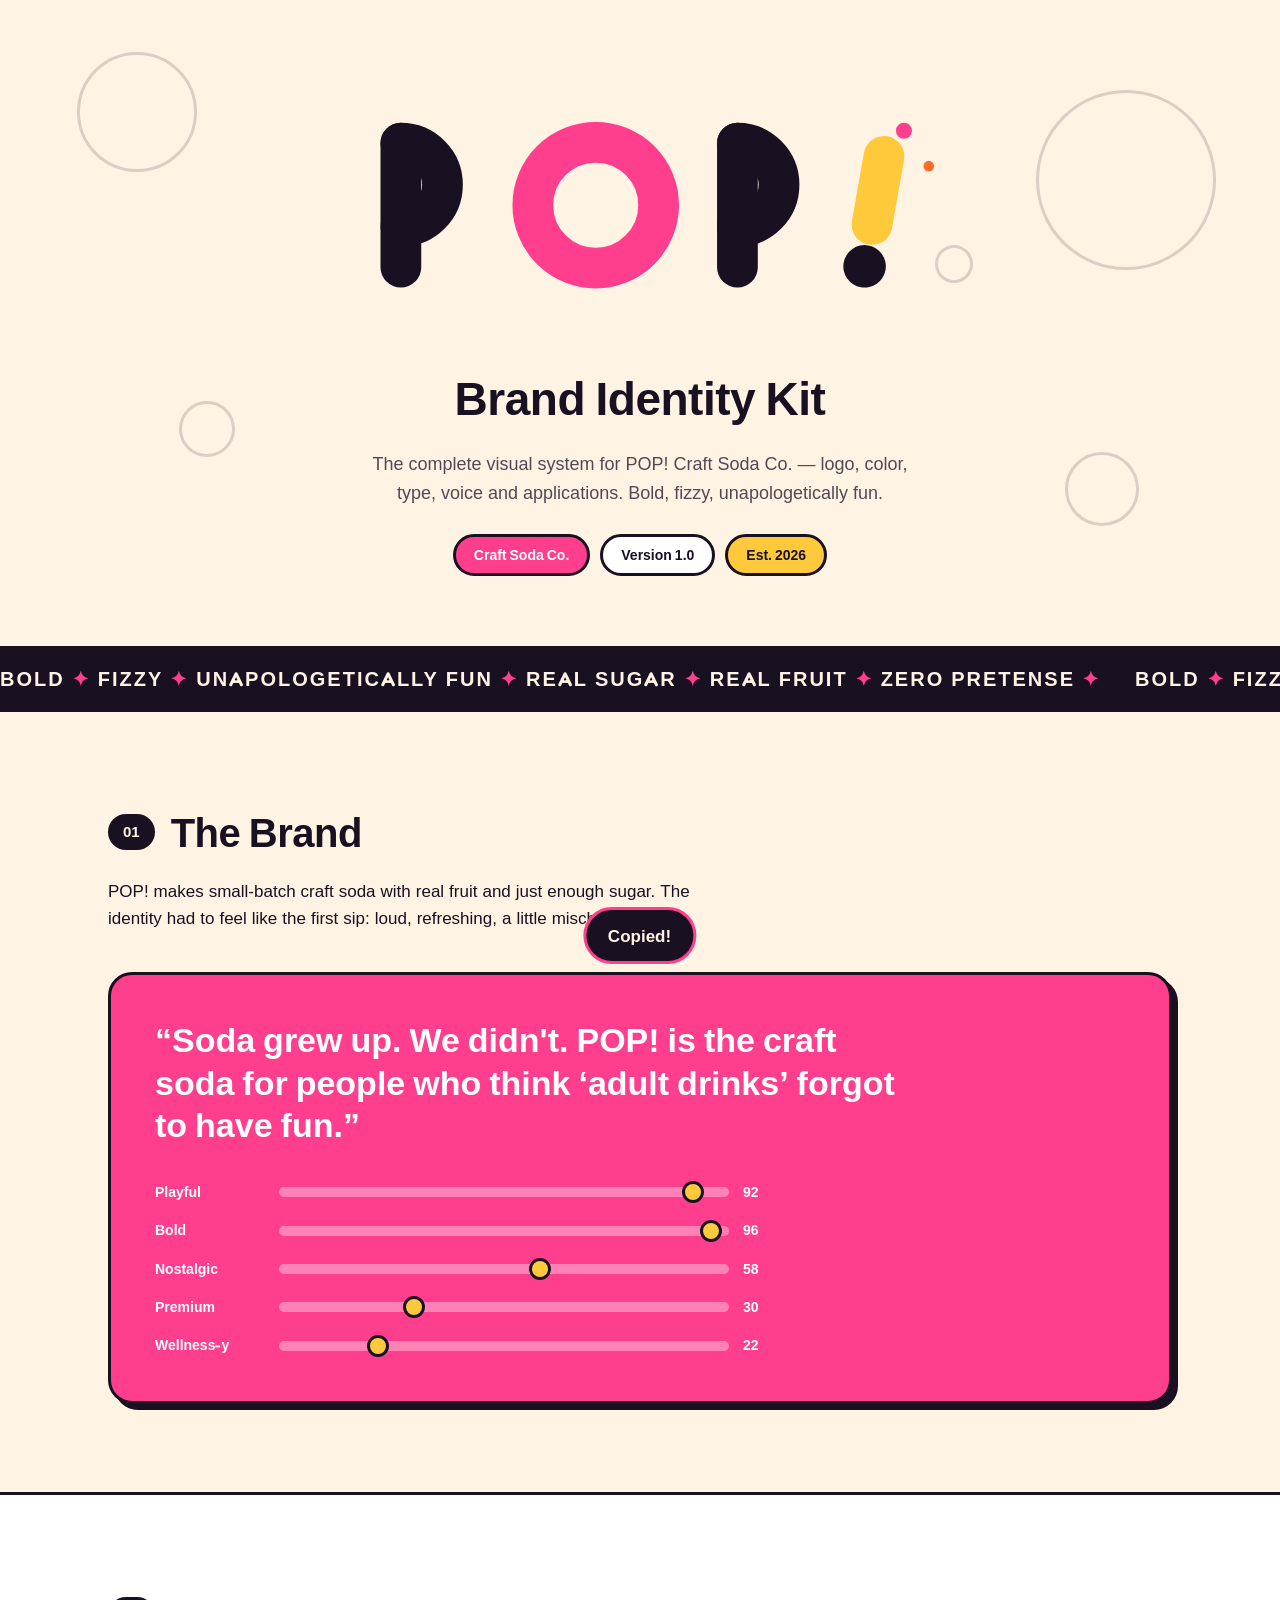
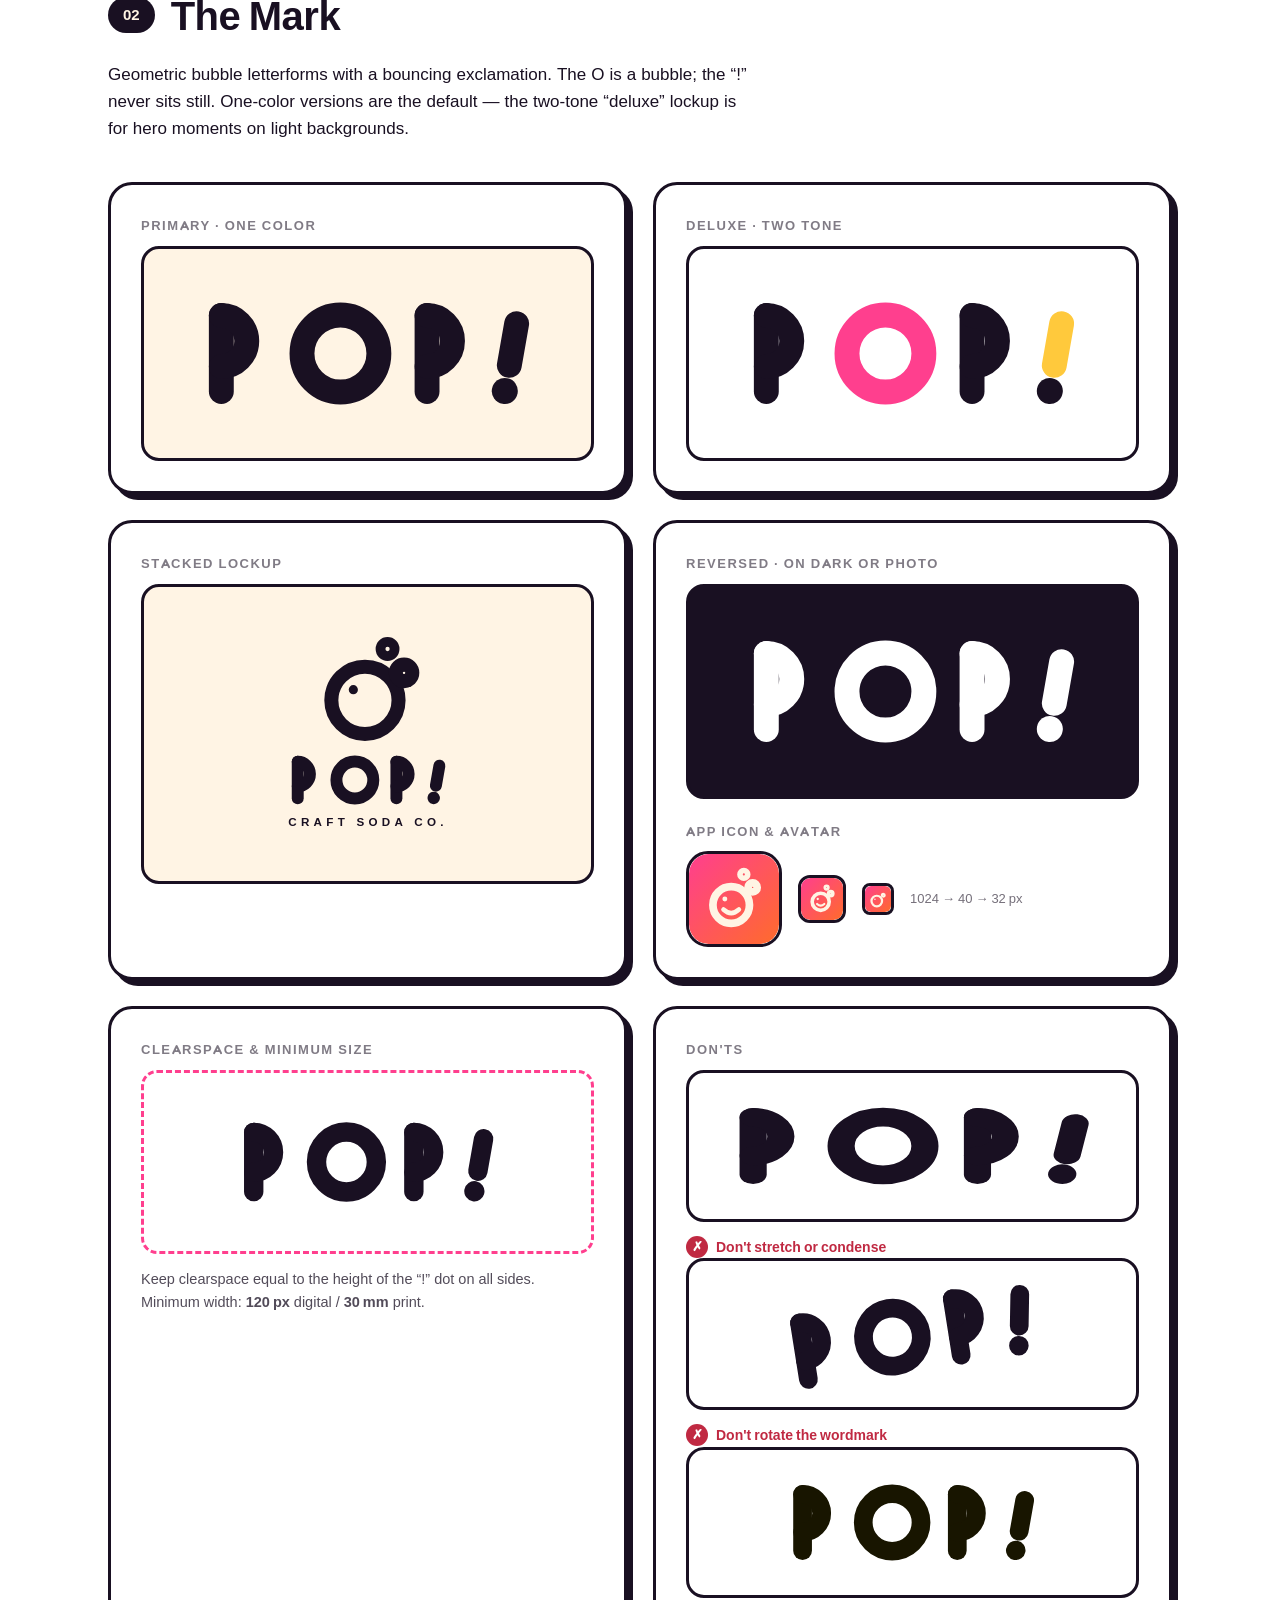
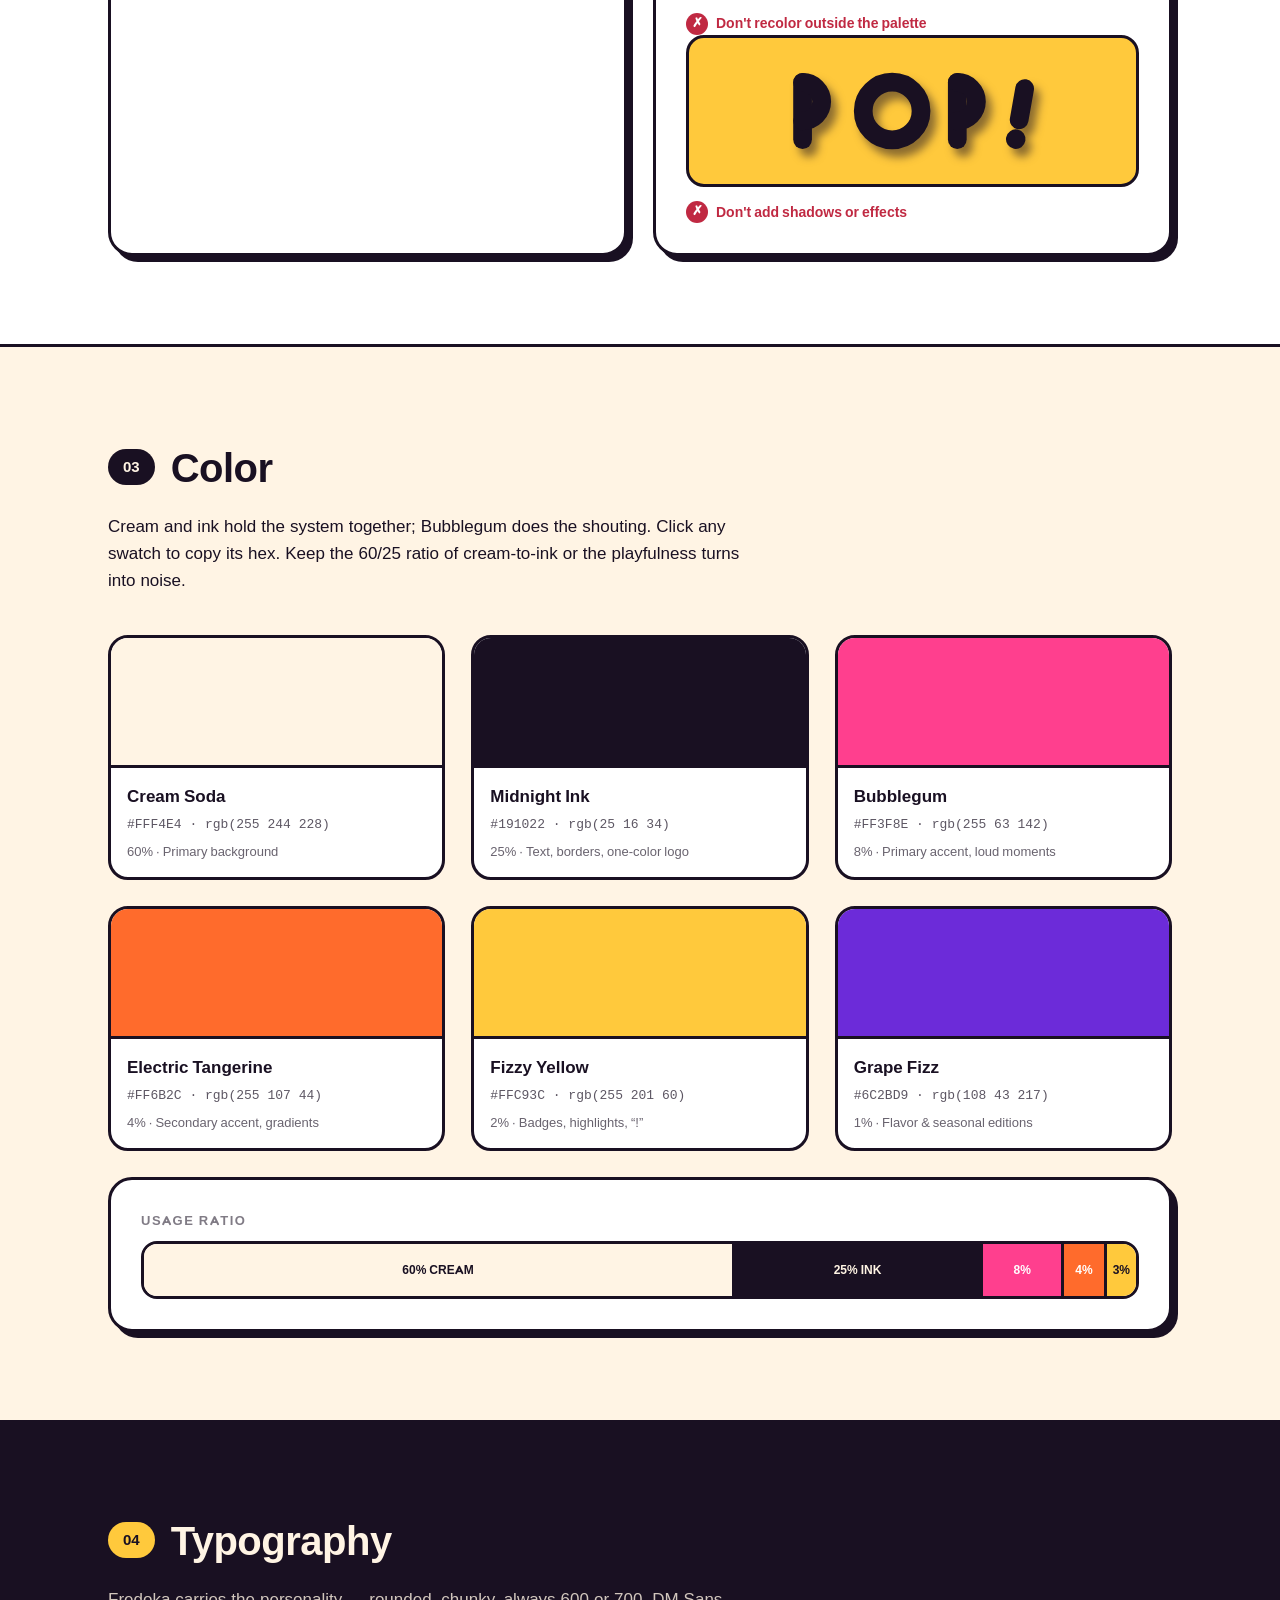
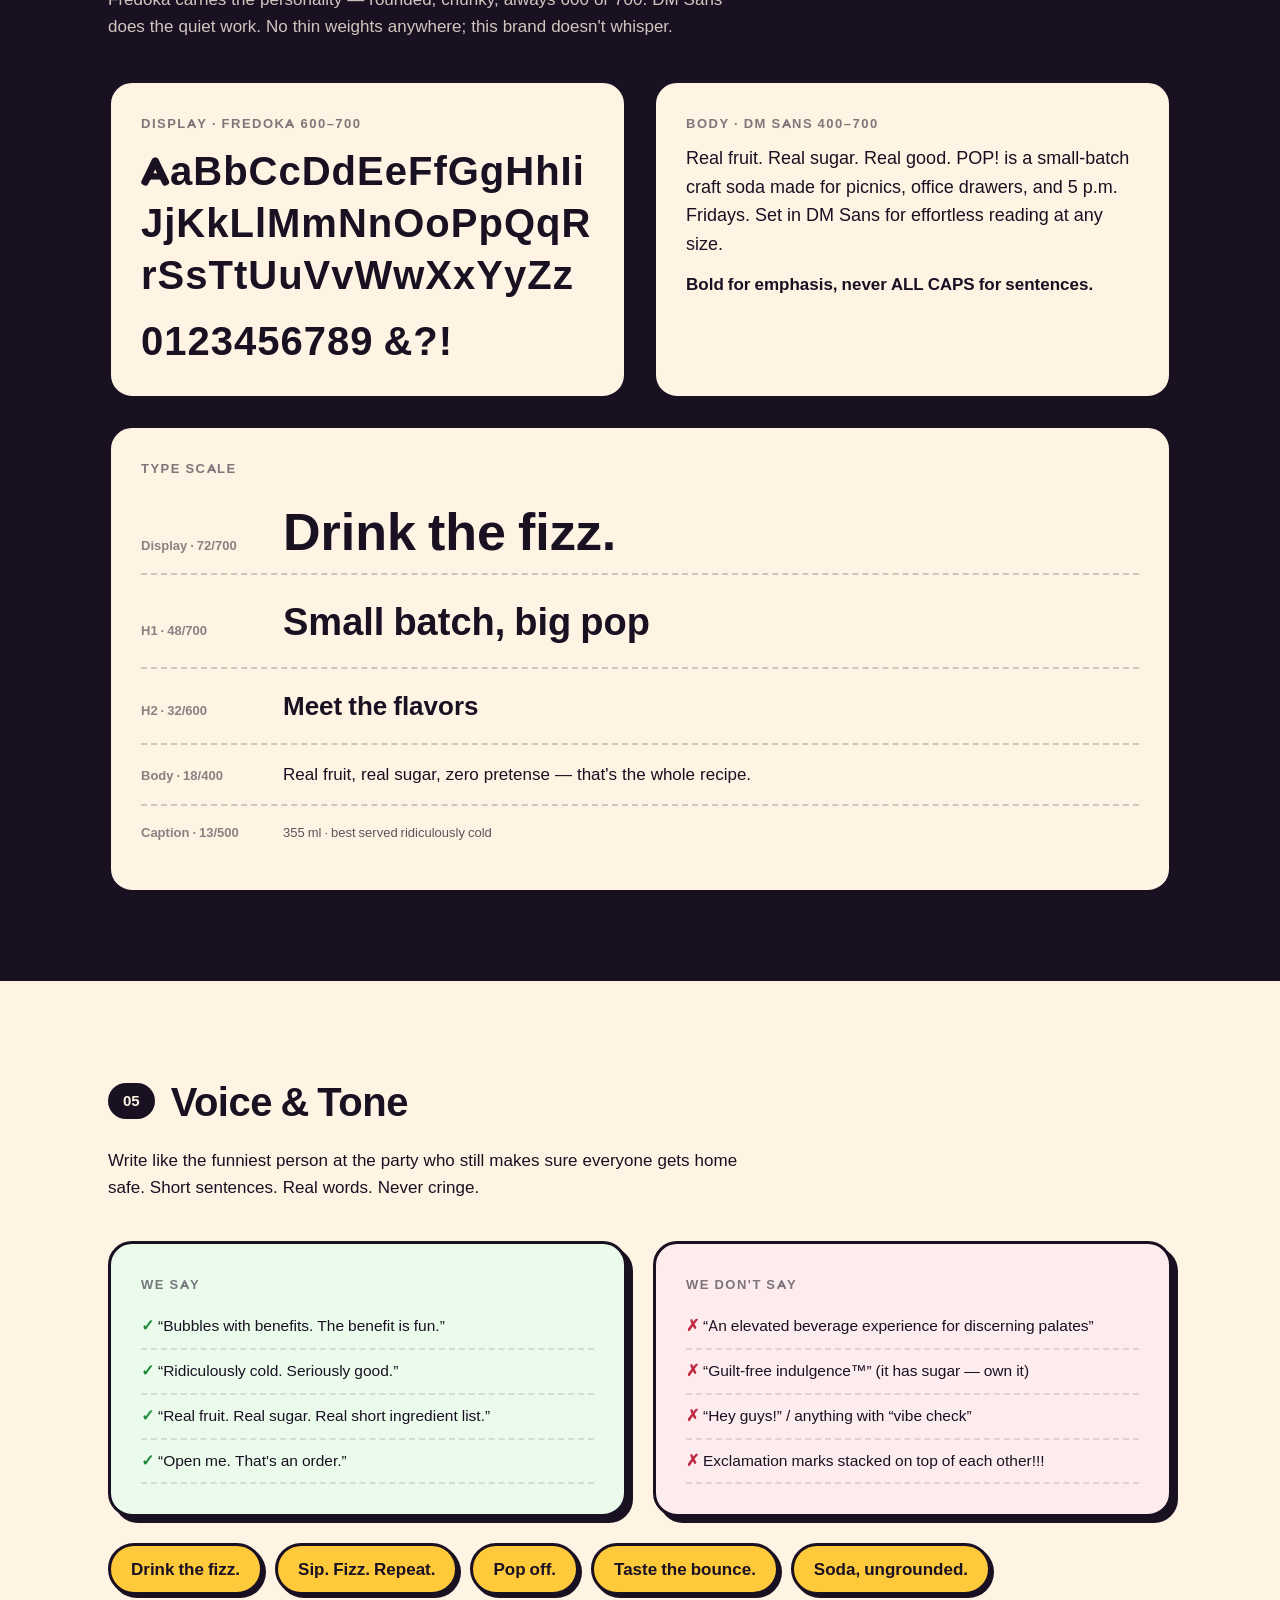
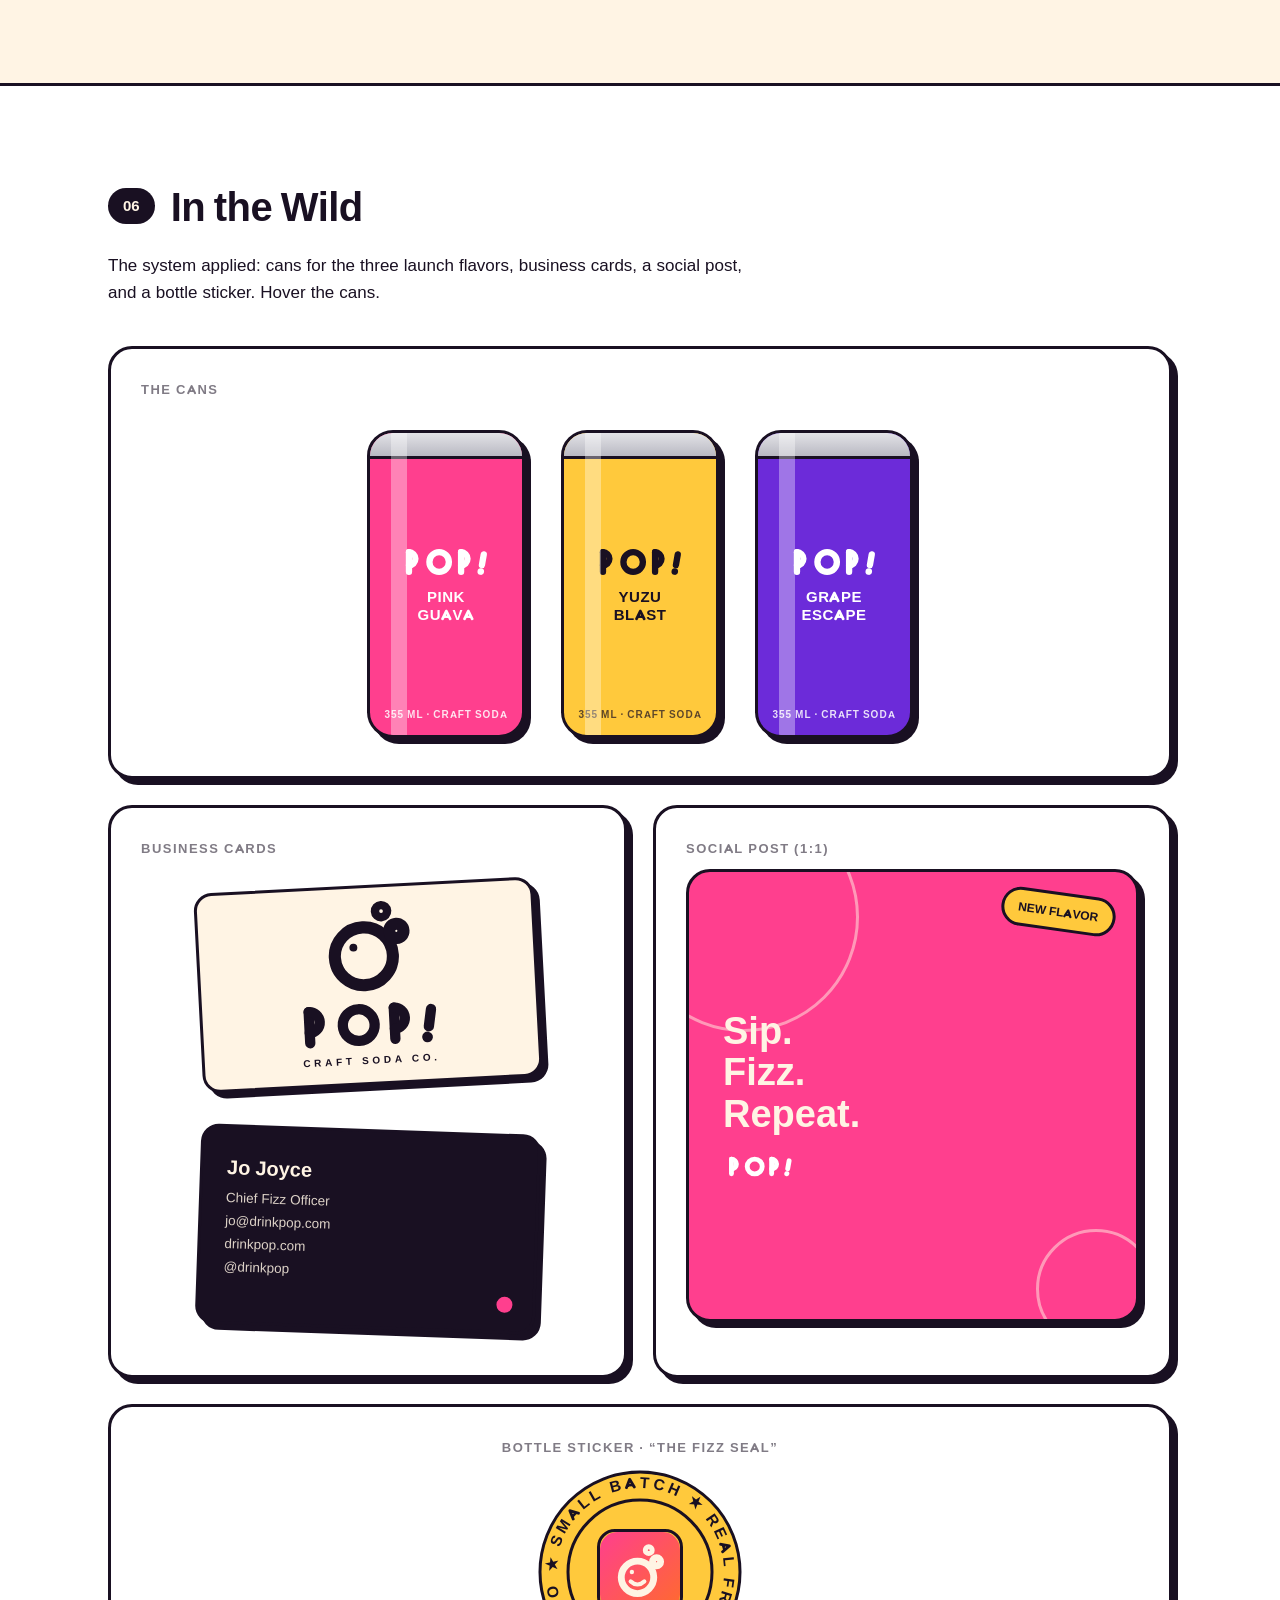
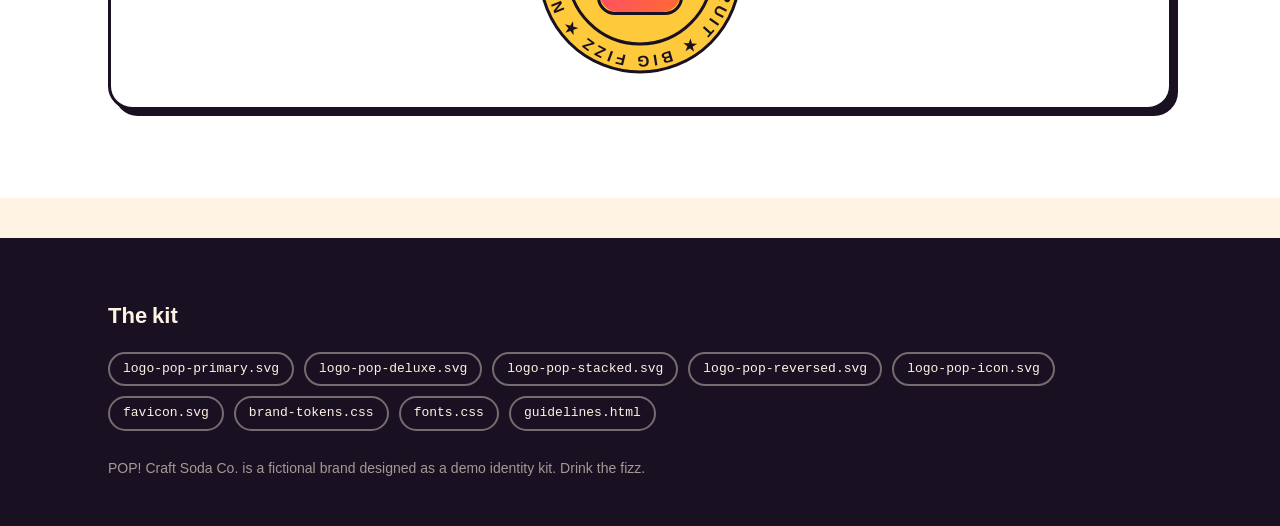
<file: index.html>
<!DOCTYPE html>
<html lang="en" class="js">
<head>
<meta charset="UTF-8">
<meta name="viewport" content="width=device-width, initial-scale=1">
<title>POP! Craft Soda Co. — Brand Identity Kit</title>
<link rel="icon" href="favicon.svg" type="image/svg+xml">
<!-- self-hosted brand fonts (no CDN needed - works offline) -->
<link rel="stylesheet" href="fonts.css">
<style>
:root{
  --cream:#FFF4E4; --ink:#191022; --bubblegum:#FF3F8E; --tangerine:#FF6B2C;
  --fizz:#FFC93C; --grape:#6C2BD9;
  --display:'Fredoka','Arial Rounded MT Bold',sans-serif;
  --body:'DM Sans','Helvetica Neue',Arial,sans-serif;
  --shadow:6px 6px 0 var(--ink);
}
*{margin:0;padding:0;box-sizing:border-box}
html{scroll-behavior:smooth}
body{background:var(--cream);color:var(--ink);font-family:var(--body);font-size:17px;line-height:1.6;overflow-x:hidden}
img{max-width:100%;display:block}
.wrap{max-width:1120px;margin:0 auto;padding:0 28px}

/* ---------- reveal on scroll ---------- */
.js .reveal{opacity:0;transform:translateY(26px);transition:opacity .7s ease,transform .7s cubic-bezier(.2,.8,.2,1)}
.js .reveal.in{opacity:1;transform:none}

/* ---------- hero ---------- */
.hero{position:relative;padding:90px 0 70px;text-align:center;overflow:hidden}
.hero-inner{position:relative;z-index:2}
.hero .logo-big{width:min(620px,86vw);margin:0 auto 34px}
.hero h1{font-family:var(--display);font-weight:700;font-size:clamp(28px,4.6vw,46px);letter-spacing:-.5px}
.hero .sub{font-size:18px;max-width:560px;margin:14px auto 0;opacity:.75}
.chips{display:flex;gap:10px;justify-content:center;flex-wrap:wrap;margin-top:26px}
.chip{border:3px solid var(--ink);border-radius:999px;padding:7px 18px;font-family:var(--display);font-weight:600;font-size:14px;background:#fff}
.chip.pink{background:var(--bubblegum);color:#fff}
.chip.yellow{background:var(--fizz)}
/* floating bubbles */
.bubble{position:absolute;border-radius:50%;border:3px solid var(--ink);opacity:.16;z-index:1;animation:float 9s ease-in-out infinite}
@keyframes float{0%,100%{transform:translateY(0)}50%{transform:translateY(-26px)}}
/* bouncing dot in hero logo */
.bounce{animation:bounce 1.6s ease-in-out infinite}
@keyframes bounce{0%,100%{transform:translateY(0)}50%{transform:translateY(-16px)}}
.pop-fizz circle.orbit{animation:orbit 3.2s ease-in-out infinite}
@keyframes orbit{0%,100%{transform:translateY(0)}50%{transform:translateY(-10px)}}

/* ---------- marquee ---------- */
.marquee{background:var(--ink);color:var(--cream);border-top:3px solid var(--ink);border-bottom:3px solid var(--ink);overflow:hidden;padding:14px 0}
.marquee .track{display:flex;gap:0;white-space:nowrap;width:max-content;animation:scroll 22s linear infinite}
.marquee span{font-family:var(--display);font-weight:600;font-size:20px;letter-spacing:2px;padding-right:34px}
.marquee .dot{color:var(--bubblegum)}
@keyframes scroll{from{transform:translateX(0)}to{transform:translateX(-50%)}}

/* ---------- sections ---------- */
section{padding:88px 0}
.sec-head{display:flex;align-items:center;gap:16px;margin-bottom:14px}
.sec-num{font-family:var(--display);font-weight:700;font-size:15px;background:var(--ink);color:var(--cream);border-radius:999px;padding:6px 15px}
.sec-head h2{font-family:var(--display);font-weight:700;font-size:clamp(28px,3.6vw,40px);letter-spacing:-.5px}
.sec-intro{max-width:640px;opacity:.78;margin-bottom:40px}
.card{background:#fff;border:3px solid var(--ink);border-radius:24px;box-shadow:var(--shadow);padding:30px}
.grid{display:grid;gap:26px}
.g2{grid-template-columns:repeat(2,1fr)}
.g3{grid-template-columns:repeat(3,1fr)}
.g4{grid-template-columns:repeat(4,1fr)}
@media(max-width:880px){.g2,.g3,.g4{grid-template-columns:1fr}}
.label{font-family:var(--display);font-weight:600;font-size:13px;text-transform:uppercase;letter-spacing:1.5px;opacity:.55;margin-bottom:10px}

/* story */
.story-card{background:var(--bubblegum);color:#fff;border:3px solid var(--ink);border-radius:24px;box-shadow:var(--shadow);padding:44px}
.story-card h3{font-family:var(--display);font-size:clamp(24px,3vw,34px);font-weight:600;line-height:1.25;max-width:760px}
.sliders{margin-top:34px;display:grid;gap:16px;max-width:640px}
.slider{display:grid;grid-template-columns:110px 1fr 52px;align-items:center;gap:14px;font-family:var(--display);font-weight:600;font-size:14px}
.slider .track2{height:10px;background:rgba(255,255,255,.35);border-radius:99px;position:relative}
.slider .knob{position:absolute;top:50%;width:22px;height:22px;border-radius:50%;background:var(--fizz);border:3px solid var(--ink);transform:translate(-50%,-50%)}

/* logo system */
.logo-tile{display:flex;align-items:center;justify-content:center;min-height:210px;border-radius:18px;border:3px solid var(--ink);padding:34px}
.tile-cream{background:var(--cream)}
.tile-ink{background:var(--ink)}
.tile-white{background:#fff}
.tile-grape{background:var(--grape)}
.misuse .logo-tile{min-height:130px;padding:20px;margin-bottom:14px}
.misuse .logo-tile img{width:70%}
.cross{display:flex;align-items:center;gap:8px;font-weight:700;font-size:14px;color:#C02942}
.cross::before{content:"✗";display:inline-flex;align-items:center;justify-content:center;width:22px;height:22px;border-radius:50%;background:#C02942;color:#fff;font-size:13px}

/* color */
.swatch{border:3px solid var(--ink);border-radius:20px;overflow:hidden;cursor:pointer;transition:transform .18s ease,box-shadow .18s ease;background:#fff}
.swatch:hover{transform:translate(-3px,-3px);box-shadow:var(--shadow)}
.swatch .fill{height:130px;border-bottom:3px solid var(--ink);position:relative}
.swatch .fill small{position:absolute;right:10px;bottom:8px;background:#fff;border:2px solid var(--ink);border-radius:99px;padding:2px 9px;font-weight:700;font-size:11px;opacity:0;transition:opacity .15s}
.swatch:hover .fill small{opacity:1}
.swatch .meta{padding:14px 16px}
.swatch .meta b{font-family:var(--display);font-size:17px;display:block}
.swatch .meta code{font-size:13px;opacity:.7}
.swatch .meta p{font-size:13px;opacity:.65;margin-top:6px}
.ratio{display:flex;border:3px solid var(--ink);border-radius:16px;overflow:hidden;height:58px;font-family:var(--display);font-weight:600;font-size:12px}
.ratio div{display:flex;align-items:center;justify-content:center;border-right:3px solid var(--ink)}
.ratio div:last-child{border-right:0}

/* type */
.spec-alphabet{font-family:var(--display);font-weight:700;font-size:clamp(26px,3.4vw,40px);letter-spacing:1px;word-break:break-word;line-height:1.3}
.type-row{display:flex;align-items:baseline;gap:22px;border-bottom:2px dashed rgba(25,16,34,.2);padding:16px 0;flex-wrap:wrap}
.type-row .tag{font-family:var(--display);font-weight:600;font-size:13px;opacity:.5;min-width:120px}

/* voice */
.say{background:#EAFBEC}.dont{background:#FDECEE}
.say li,.dont li{list-style:none;padding:9px 0;border-bottom:2px dashed rgba(25,16,34,.12);font-size:15.5px}
.say li::before{content:"✓ ";color:#1F8A3B;font-weight:700}
.dont li::before{content:"✗ ";color:#C02942;font-weight:700}
.taglines{display:flex;flex-wrap:wrap;gap:12px;margin-top:26px}
.taglines span{font-family:var(--display);font-weight:600;border:3px solid var(--ink);border-radius:999px;padding:9px 20px;background:var(--fizz);box-shadow:3px 3px 0 var(--ink)}

/* applications */
.can-scene{display:flex;gap:36px;justify-content:center;flex-wrap:wrap;padding:20px 0 8px}
.can{width:158px;height:308px;border:3px solid var(--ink);border-radius:26px;position:relative;box-shadow:var(--shadow);display:flex;flex-direction:column;align-items:center;justify-content:center;overflow:hidden;transition:transform .25s ease}
.can:hover{transform:translateY(-8px) rotate(-2deg)}
.can::before{content:"";position:absolute;top:-3px;left:0;right:0;height:26px;background:linear-gradient(#E8E8EC,#B9B9C2);border-bottom:3px solid var(--ink)}
.can::after{content:"";position:absolute;top:0;bottom:0;left:14%;width:16px;background:rgba(255,255,255,.35)}
.can .mini-logo{width:96px;margin-bottom:8px}
.can .flavor{font-family:var(--display);font-weight:700;font-size:15px;color:#fff;text-align:center;line-height:1.2;text-transform:uppercase;letter-spacing:.5px}
.can .vol{position:absolute;bottom:12px;font-size:10px;font-weight:700;letter-spacing:1px;color:rgba(255,255,255,.85)}
.can.pink{background:var(--bubblegum)}
.can.yellow{background:var(--fizz)}
.can.yellow .flavor{color:var(--ink)}
.can.yellow .vol{color:rgba(25,16,34,.7)}
.can.grape{background:var(--grape)}

.cards{display:flex;gap:44px;flex-wrap:wrap;justify-content:center;padding:16px 0}
.bcard{width:340px;height:200px;border:3px solid var(--ink);border-radius:18px;box-shadow:var(--shadow);padding:24px;position:relative}
.bcard.front{background:var(--cream);transform:rotate(-3deg);display:flex;align-items:center;justify-content:center}
.bcard.front img{width:190px}
.bcard.back{background:var(--ink);color:var(--cream);transform:rotate(2deg)}
.bcard.back b{font-family:var(--display);font-size:20px;display:block;margin-bottom:4px}
.bcard.back p{font-size:13.5px;opacity:.85;line-height:1.7}
.bcard.back .popdot{position:absolute;right:20px;bottom:18px;width:16px;height:16px;border-radius:50%;background:var(--bubblegum)}

.ig{aspect-ratio:1;background:var(--bubblegum);border:3px solid var(--ink);border-radius:24px;box-shadow:var(--shadow);position:relative;overflow:hidden;display:flex;flex-direction:column;justify-content:center;padding:34px}
.ig h3{font-family:var(--display);font-weight:700;color:var(--cream);font-size:clamp(26px,3vw,38px);line-height:1.1}
.ig img{width:74px;margin-top:18px}
.ig .badge{position:absolute;top:20px;right:20px;background:var(--fizz);border:3px solid var(--ink);border-radius:99px;padding:7px 14px;font-family:var(--display);font-weight:700;font-size:12px;transform:rotate(8deg)}
.ig .ring{position:absolute;border:3px solid rgba(255,244,228,.5);border-radius:50%}

.sticker{width:210px;height:210px;position:relative;margin:0 auto}
.sticker .spin{animation:spin 18s linear infinite}
@keyframes spin{to{transform:rotate(360deg)}}
.sticker .core{position:absolute;inset:0;display:flex;align-items:center;justify-content:center}
.sticker .core img{width:86px}

footer{background:var(--ink);color:var(--cream);padding:60px 0 46px;margin-top:40px}
footer h3{font-family:var(--display);font-weight:600;font-size:22px;margin-bottom:18px}
footer .files{display:flex;flex-wrap:wrap;gap:10px;margin-bottom:26px}
footer .files code{font-size:13px;border:2px solid rgba(255,244,228,.4);border-radius:99px;padding:5px 13px}
footer p{opacity:.6;font-size:14px}
.toast{position:fixed;bottom:26px;left:50%;transform:translateX(-50%) translateY(90px);background:var(--ink);color:var(--cream);font-family:var(--display);font-weight:600;padding:12px 22px;border-radius:99px;transition:transform .3s cubic-bezier(.2,.8,.2,1);z-index:99;border:3px solid var(--bubblegum)}
.toast.show{transform:translateX(-50%) translateY(0)}
</style>
</head>
<body>

<!-- ================= HERO ================= -->
<header class="hero">
  <div class="bubble" style="width:120px;height:120px;top:8%;left:6%"></div>
  <div class="bubble" style="width:56px;height:56px;top:62%;left:14%;animation-delay:1.2s"></div>
  <div class="bubble" style="width:180px;height:180px;top:14%;right:5%;animation-delay:.6s"></div>
  <div class="bubble" style="width:74px;height:74px;top:70%;right:11%;animation-delay:2s"></div>
  <div class="bubble" style="width:38px;height:38px;top:38%;right:24%;animation-delay:1.6s"></div>
  <div class="hero-inner wrap">
    <!-- animated hero logo (deluxe, with fizzing "!") -->
    <svg class="logo-big pop-fizz" viewBox="0 0 700 260" role="img" aria-label="POP! Craft Soda Co.">
      <g fill="none" stroke="#191022" stroke-width="46" stroke-linecap="round" stroke-linejoin="round">
        <path d="M80 60V200"/><path d="M80 60a47 47 0 0 1 0 94"/>
        <circle cx="300" cy="130" r="71" stroke="#FF3F8E"/>
        <path d="M460 60V200"/><path d="M460 60a47 47 0 0 1 0 94"/>
        <g transform="rotate(10 614 140)">
          <path d="M614 74v78" stroke="#FFC93C"/>
          <circle class="bounce" cx="614" cy="200" r="24" fill="#191022" stroke="none"/>
        </g>
        <circle class="orbit" cx="648" cy="46" r="9" stroke="none" fill="#FF3F8E"/>
        <circle class="orbit" cx="676" cy="86" r="6" stroke="none" fill="#FF6B2C" style="animation-delay:.5s"/>
      </g>
    </svg>
    <h1>Brand Identity Kit</h1>
    <p class="sub">The complete visual system for POP! Craft Soda Co. — logo, color, type, voice and applications. Bold, fizzy, unapologetically fun.</p>
    <div class="chips">
      <span class="chip pink">Craft Soda Co.</span>
      <span class="chip">Version 1.0</span>
      <span class="chip yellow">Est. 2026</span>
    </div>
  </div>
</header>

<!-- ================= MARQUEE ================= -->
<div class="marquee" aria-hidden="true">
  <div class="track">
    <span>BOLD <b class="dot">✦</b> FIZZY <b class="dot">✦</b> UNAPOLOGETICALLY FUN <b class="dot">✦</b> REAL SUGAR <b class="dot">✦</b> REAL FRUIT <b class="dot">✦</b> ZERO PRETENSE <b class="dot">✦</b></span>
    <span>BOLD <b class="dot">✦</b> FIZZY <b class="dot">✦</b> UNAPOLOGETICALLY FUN <b class="dot">✦</b> REAL SUGAR <b class="dot">✦</b> REAL FRUIT <b class="dot">✦</b> ZERO PRETENSE <b class="dot">✦</b></span>
  </div>
</div>

<!-- ================= 01 STORY ================= -->
<section id="story">
  <div class="wrap">
    <div class="sec-head reveal"><span class="sec-num">01</span><h2>The Brand</h2></div>
    <p class="sec-intro reveal">POP! makes small-batch craft soda with real fruit and just enough sugar. The identity had to feel like the first sip: loud, refreshing, a little mischievous.</p>
    <div class="story-card reveal">
      <h3>“Soda grew up. We didn't. POP! is the craft soda for people who think ‘adult drinks’ forgot to have fun.”</h3>
      <div class="sliders">
        <div class="slider"><span>Playful</span><div class="track2"><div class="knob" style="left:92%"></div></div><span>92</span></div>
        <div class="slider"><span>Bold</span><div class="track2"><div class="knob" style="left:96%"></div></div><span>96</span></div>
        <div class="slider"><span>Nostalgic</span><div class="track2"><div class="knob" style="left:58%"></div></div><span>58</span></div>
        <div class="slider"><span>Premium</span><div class="track2"><div class="knob" style="left:30%"></div></div><span>30</span></div>
        <div class="slider"><span>Wellness-y</span><div class="track2"><div class="knob" style="left:22%"></div></div><span>22</span></div>
      </div>
    </div>
  </div>
</section>

<!-- ================= 02 LOGO ================= -->
<section id="logo" style="background:#fff;border-top:3px solid var(--ink);border-bottom:3px solid var(--ink)">
  <div class="wrap">
    <div class="sec-head reveal"><span class="sec-num">02</span><h2>The Mark</h2></div>
    <p class="sec-intro reveal">Geometric bubble letterforms with a bouncing exclamation. The O is a bubble; the “!” never sits still. One-color versions are the default — the two-tone “deluxe” lockup is for hero moments on light backgrounds.</p>

    <div class="grid g2 reveal">
      <div class="card">
        <div class="label">Primary · one color</div>
        <div class="logo-tile tile-cream"><img src="logo-pop-primary.svg" alt="POP! primary wordmark"></div>
      </div>
      <div class="card">
        <div class="label">Deluxe · two tone</div>
        <div class="logo-tile tile-white"><img src="logo-pop-deluxe.svg" alt="POP! deluxe wordmark"></div>
      </div>
      <div class="card">
        <div class="label">Stacked lockup</div>
        <div class="logo-tile tile-cream" style="min-height:300px"><img src="logo-pop-stacked.svg" alt="POP! stacked lockup" style="max-width:220px"></div>
      </div>
      <div class="card">
        <div class="label">Reversed · on dark or photo</div>
        <div class="logo-tile tile-ink"><img src="logo-pop-reversed.svg" alt="POP! reversed wordmark"></div>
        <div class="label" style="margin-top:22px">App icon &amp; avatar</div>
        <div style="display:flex;gap:16px;align-items:center">
          <img src="logo-pop-icon.svg" alt="POP! app icon" style="width:96px;border-radius:22px;border:3px solid var(--ink)">
          <img src="logo-pop-icon.svg" alt="POP! app icon small" style="width:48px;border-radius:12px;border:3px solid var(--ink)">
          <img src="favicon.svg" alt="POP! favicon" style="width:32px;border-radius:8px;border:3px solid var(--ink)">
          <span style="font-size:13px;opacity:.6">1024 → 40 → 32 px</span>
        </div>
      </div>
    </div>

    <div class="grid g2 reveal" style="margin-top:26px">
      <div class="card">
        <div class="label">Clearspace &amp; minimum size</div>
        <div style="border:3px dashed var(--bubblegum);border-radius:16px;padding:34px;text-align:center">
          <img src="logo-pop-primary.svg" alt="POP! clearspace diagram" style="margin:0 auto;max-width:78%">
        </div>
        <p style="margin-top:14px;font-size:14.5px;opacity:.75">Keep clearspace equal to the height of the “!” dot on all sides. Minimum width: <b>120&nbsp;px</b> digital / <b>30&nbsp;mm</b> print.</p>
      </div>
      <div class="card misuse">
        <div class="label">Don'ts</div>
        <div class="logo-tile"><img src="logo-pop-primary.svg" alt="stretched logo" style="transform:scaleX(1.45)"></div>
        <div class="cross">Don't stretch or condense</div>
        <div class="logo-tile"><img src="logo-pop-primary.svg" alt="rotated logo" style="transform:rotate(-9deg)"></div>
        <div class="cross">Don't rotate the wordmark</div>
        <div class="logo-tile" style="background:#fff"><img src="logo-pop-primary.svg" alt="recolored logo" style="filter:hue-rotate(150deg) saturate(2)"></div>
        <div class="cross">Don't recolor outside the palette</div>
        <div class="logo-tile" style="background:var(--fizz)"><img src="logo-pop-primary.svg" alt="low contrast logo" style="filter:drop-shadow(6px 8px 4px rgba(25,16,34,.5))"></div>
        <div class="cross">Don't add shadows or effects</div>
      </div>
    </div>
  </div>
</section>

<!-- ================= 03 COLOR ================= -->
<section id="color">
  <div class="wrap">
    <div class="sec-head reveal"><span class="sec-num">03</span><h2>Color</h2></div>
    <p class="sec-intro reveal">Cream and ink hold the system together; Bubblegum does the shouting. Click any swatch to copy its hex. Keep the 60/25 ratio of cream-to-ink or the playfulness turns into noise.</p>
    <div class="grid g3 reveal">
      <div class="swatch" data-hex="#FFF4E4"><div class="fill" style="background:#FFF4E4"><small>CLICK TO COPY</small></div><div class="meta"><b>Cream Soda</b><code>#FFF4E4 · rgb(255 244 228)</code><p>60% · Primary background</p></div></div>
      <div class="swatch" data-hex="#191022"><div class="fill" style="background:#191022"><small>CLICK TO COPY</small></div><div class="meta"><b>Midnight Ink</b><code>#191022 · rgb(25 16 34)</code><p>25% · Text, borders, one-color logo</p></div></div>
      <div class="swatch" data-hex="#FF3F8E"><div class="fill" style="background:#FF3F8E"><small>CLICK TO COPY</small></div><div class="meta"><b>Bubblegum</b><code>#FF3F8E · rgb(255 63 142)</code><p>8% · Primary accent, loud moments</p></div></div>
      <div class="swatch" data-hex="#FF6B2C"><div class="fill" style="background:#FF6B2C"><small>CLICK TO COPY</small></div><div class="meta"><b>Electric Tangerine</b><code>#FF6B2C · rgb(255 107 44)</code><p>4% · Secondary accent, gradients</p></div></div>
      <div class="swatch" data-hex="#FFC93C"><div class="fill" style="background:#FFC93C"><small>CLICK TO COPY</small></div><div class="meta"><b>Fizzy Yellow</b><code>#FFC93C · rgb(255 201 60)</code><p>2% · Badges, highlights, “!”</p></div></div>
      <div class="swatch" data-hex="#6C2BD9"><div class="fill" style="background:#6C2BD9"><small>CLICK TO COPY</small></div><div class="meta"><b>Grape Fizz</b><code>#6C2BD9 · rgb(108 43 217)</code><p>1% · Flavor &amp; seasonal editions</p></div></div>
    </div>
    <div class="card reveal" style="margin-top:26px">
      <div class="label">Usage ratio</div>
      <div class="ratio">
        <div style="flex:60;background:#FFF4E4">60% CREAM</div>
        <div style="flex:25;background:#191022;color:#FFF4E4">25% INK</div>
        <div style="flex:8;background:#FF3F8E;color:#fff">8%</div>
        <div style="flex:4;background:#FF6B2C;color:#fff">4%</div>
        <div style="flex:3;background:#FFC93C">3%</div>
      </div>
    </div>
  </div>
</section>

<!-- ================= 04 TYPE ================= -->
<section id="type" style="background:var(--ink);color:var(--cream)">
  <div class="wrap">
    <div class="sec-head reveal"><span class="sec-num" style="background:var(--fizz);color:var(--ink)">04</span><h2>Typography</h2></div>
    <p class="sec-intro reveal" style="opacity:.8">Fredoka carries the personality — rounded, chunky, always 600 or 700. DM Sans does the quiet work. No thin weights anywhere; this brand doesn't whisper.</p>
    <div class="grid g2 reveal">
      <div class="card" style="background:var(--cream);color:var(--ink)">
        <div class="label">Display · Fredoka 600–700</div>
        <div class="spec-alphabet">AaBbCcDdEeFfGgHhIiJjKkLlMmNnOoPpQqRrSsTtUuVvWwXxYyZz</div>
        <div class="spec-alphabet" style="margin-top:14px">0123456789 &amp;?!</div>
      </div>
      <div class="card" style="background:var(--cream);color:var(--ink)">
        <div class="label">Body · DM Sans 400–700</div>
        <p style="font-size:18px">Real fruit. Real sugar. Real good. POP! is a small-batch craft soda made for picnics, office drawers, and 5&nbsp;p.m. Fridays. Set in DM Sans for effortless reading at any size.</p>
        <p style="margin-top:12px;font-weight:700">Bold for emphasis, never ALL CAPS for sentences.</p>
      </div>
    </div>
    <div class="card reveal" style="margin-top:26px;background:var(--cream);color:var(--ink)">
      <div class="label">Type scale</div>
      <div class="type-row"><span class="tag">Display · 72/700</span><span style="font-family:var(--display);font-weight:700;font-size:52px;line-height:1">Drink the fizz.</span></div>
      <div class="type-row"><span class="tag">H1 · 48/700</span><span style="font-family:var(--display);font-weight:700;font-size:38px">Small batch, big pop</span></div>
      <div class="type-row"><span class="tag">H2 · 32/600</span><span style="font-family:var(--display);font-weight:600;font-size:26px">Meet the flavors</span></div>
      <div class="type-row"><span class="tag">Body · 18/400</span><span>Real fruit, real sugar, zero pretense — that's the whole recipe.</span></div>
      <div class="type-row" style="border:0"><span class="tag">Caption · 13/500</span><span style="font-size:13px;opacity:.7">355 ml · best served ridiculously cold</span></div>
    </div>
  </div>
</section>

<!-- ================= 05 VOICE ================= -->
<section id="voice">
  <div class="wrap">
    <div class="sec-head reveal"><span class="sec-num">05</span><h2>Voice &amp; Tone</h2></div>
    <p class="sec-intro reveal">Write like the funniest person at the party who still makes sure everyone gets home safe. Short sentences. Real words. Never cringe.</p>
    <div class="grid g2 reveal">
      <div class="card say">
        <div class="label">We say</div>
        <ul>
          <li>“Bubbles with benefits. The benefit is fun.”</li>
          <li>“Ridiculously cold. Seriously good.”</li>
          <li>“Real fruit. Real sugar. Real short ingredient list.”</li>
          <li>“Open me. That's an order.”</li>
        </ul>
      </div>
      <div class="card dont">
        <div class="label">We don't say</div>
        <ul>
          <li>“An elevated beverage experience for discerning palates”</li>
          <li>“Guilt-free indulgence™” (it has sugar — own it)</li>
          <li>“Hey guys!” / anything with “vibe check”</li>
          <li>Exclamation marks stacked on top of each other!!!</li>
        </ul>
      </div>
    </div>
    <div class="taglines reveal">
      <span>Drink the fizz.</span><span>Sip. Fizz. Repeat.</span><span>Pop off.</span><span>Taste the bounce.</span><span>Soda, ungrounded.</span>
    </div>
  </div>
</section>

<!-- ================= 06 APPLICATIONS ================= -->
<section id="applications" style="background:#fff;border-top:3px solid var(--ink)">
  <div class="wrap">
    <div class="sec-head reveal"><span class="sec-num">06</span><h2>In the Wild</h2></div>
    <p class="sec-intro reveal">The system applied: cans for the three launch flavors, business cards, a social post, and a bottle sticker. Hover the cans.</p>

    <div class="card reveal">
      <div class="label">The cans</div>
      <div class="can-scene">
        <div class="can pink">
          <img class="mini-logo" src="logo-pop-reversed.svg" alt="">
          <div class="flavor">Pink<br>Guava</div>
          <div class="vol">355 ML · CRAFT SODA</div>
        </div>
        <div class="can yellow">
          <img class="mini-logo" src="logo-pop-primary.svg" alt="">
          <div class="flavor">Yuzu<br>Blast</div>
          <div class="vol">355 ML · CRAFT SODA</div>
        </div>
        <div class="can grape">
          <img class="mini-logo" src="logo-pop-reversed.svg" alt="">
          <div class="flavor">Grape<br>Escape</div>
          <div class="vol">355 ML · CRAFT SODA</div>
        </div>
      </div>
    </div>

    <div class="grid g2 reveal" style="margin-top:26px">
      <div class="card">
        <div class="label">Business cards</div>
        <div class="cards">
          <div class="bcard front"><img src="logo-pop-stacked.svg" alt="POP! stacked logo on card"></div>
          <div class="bcard back">
            <b>Jo Joyce</b>
            <p>Chief Fizz Officer<br>jo@drinkpop.com<br>drinkpop.com<br>@drinkpop</p>
            <div class="popdot"></div>
          </div>
        </div>
      </div>
      <div class="card">
        <div class="label">Social post (1:1)</div>
        <div class="ig">
          <div class="ring" style="width:230px;height:230px;top:-70px;left:-60px"></div>
          <div class="ring" style="width:120px;height:120px;bottom:-30px;right:-20px"></div>
          <span class="badge">NEW FLAVOR</span>
          <h3>Sip.<br>Fizz.<br>Repeat.</h3>
          <img src="logo-pop-reversed.svg" alt="POP!">
        </div>
      </div>
    </div>

    <div class="card reveal" style="margin-top:26px;text-align:center">
      <div class="label">Bottle sticker · “the fizz seal”</div>
      <div class="sticker">
        <svg viewBox="0 0 210 210" width="210" height="210">
          <defs><path id="circ" d="M105,105 m-84,0 a84,84 0 1,1 168,0 a84,84 0 1,1 -168,0"/></defs>
          <circle cx="105" cy="105" r="100" fill="#FFC93C" stroke="#191022" stroke-width="3"/>
          <circle cx="105" cy="105" r="72" fill="none" stroke="#191022" stroke-width="3"/>
          <g class="spin" style="transform-origin:105px 105px">
            <text font-family="Fredoka,sans-serif" font-weight="700" font-size="15.5" letter-spacing="3.4" fill="#191022">
              <textPath href="#circ">★ SMALL BATCH ★ REAL FRUIT ★ BIG FIZZ ★ NO PRETENSE </textPath>
            </text>
          </g>
        </svg>
        <div class="core"><img src="logo-pop-icon.svg" alt="POP! sticker center" style="border-radius:18px;border:3px solid var(--ink)"></div>
      </div>
    </div>
  </div>
</section>

<!-- ================= FOOTER ================= -->
<footer>
  <div class="wrap">
    <h3>The kit</h3>
    <div class="files">
      <code>logo-pop-primary.svg</code><code>logo-pop-deluxe.svg</code><code>logo-pop-stacked.svg</code>
      <code>logo-pop-reversed.svg</code><code>logo-pop-icon.svg</code><code>favicon.svg</code>
      <code>brand-tokens.css</code><code>fonts.css</code><code>guidelines.html</code>
    </div>
    <p>POP! Craft Soda Co. is a fictional brand designed as a demo identity kit. Drink the fizz.</p>
  </div>
</footer>

<div class="toast" id="toast">Copied!</div>

<script>
// click-to-copy hex
document.querySelectorAll('.swatch').forEach(function(s){
  s.addEventListener('click',function(){
    var hex=s.dataset.hex;
    (navigator.clipboard?navigator.clipboard.writeText(hex):Promise.resolve()).finally(function(){
      var t=document.getElementById('toast');
      t.textContent=hex+' copied to clipboard';
      t.classList.add('show');
      clearTimeout(window._tt);window._tt=setTimeout(function(){t.classList.remove('show')},1600);
    });
  });
});
// reveal on scroll
var io=new IntersectionObserver(function(es){es.forEach(function(e){if(e.isIntersecting){e.target.classList.add('in');io.unobserve(e.target)}})},{threshold:.12});
document.querySelectorAll('.reveal').forEach(function(el){io.observe(el)});
</script>
</body>
</html>
</file>
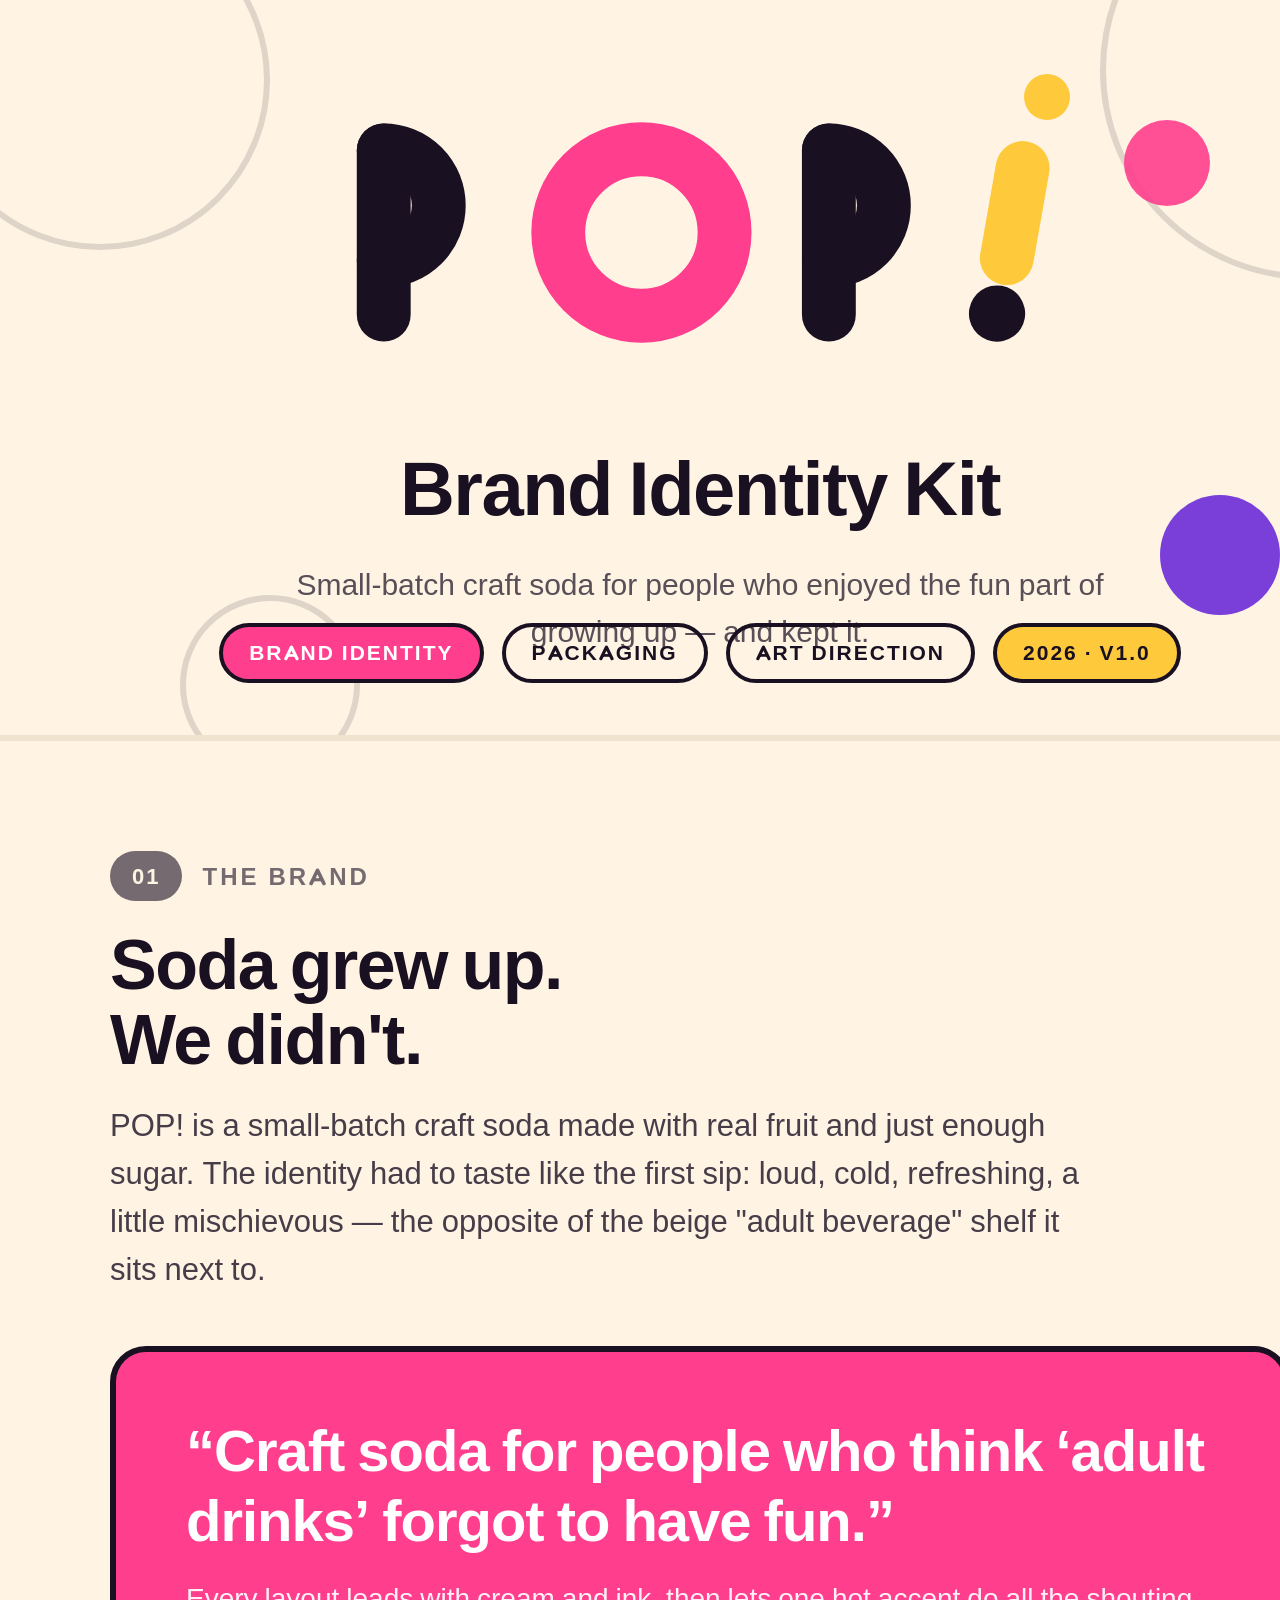
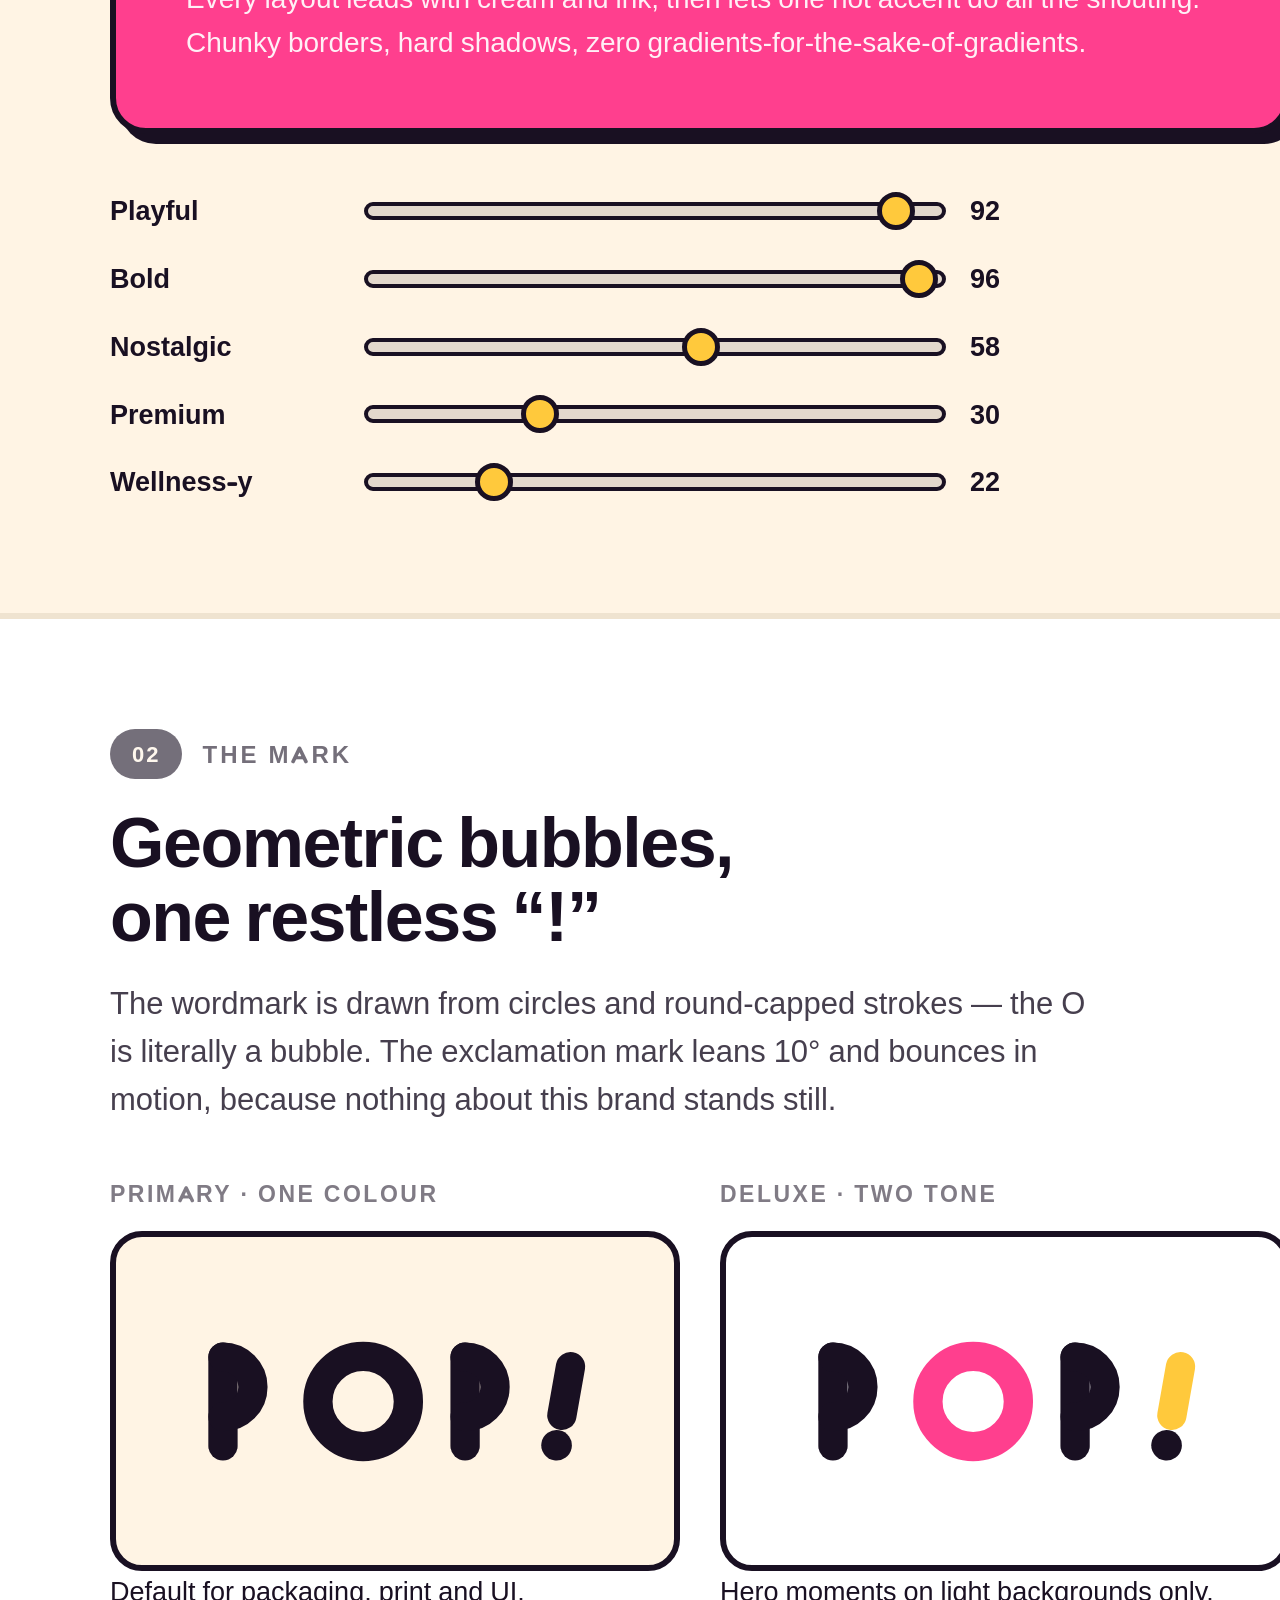
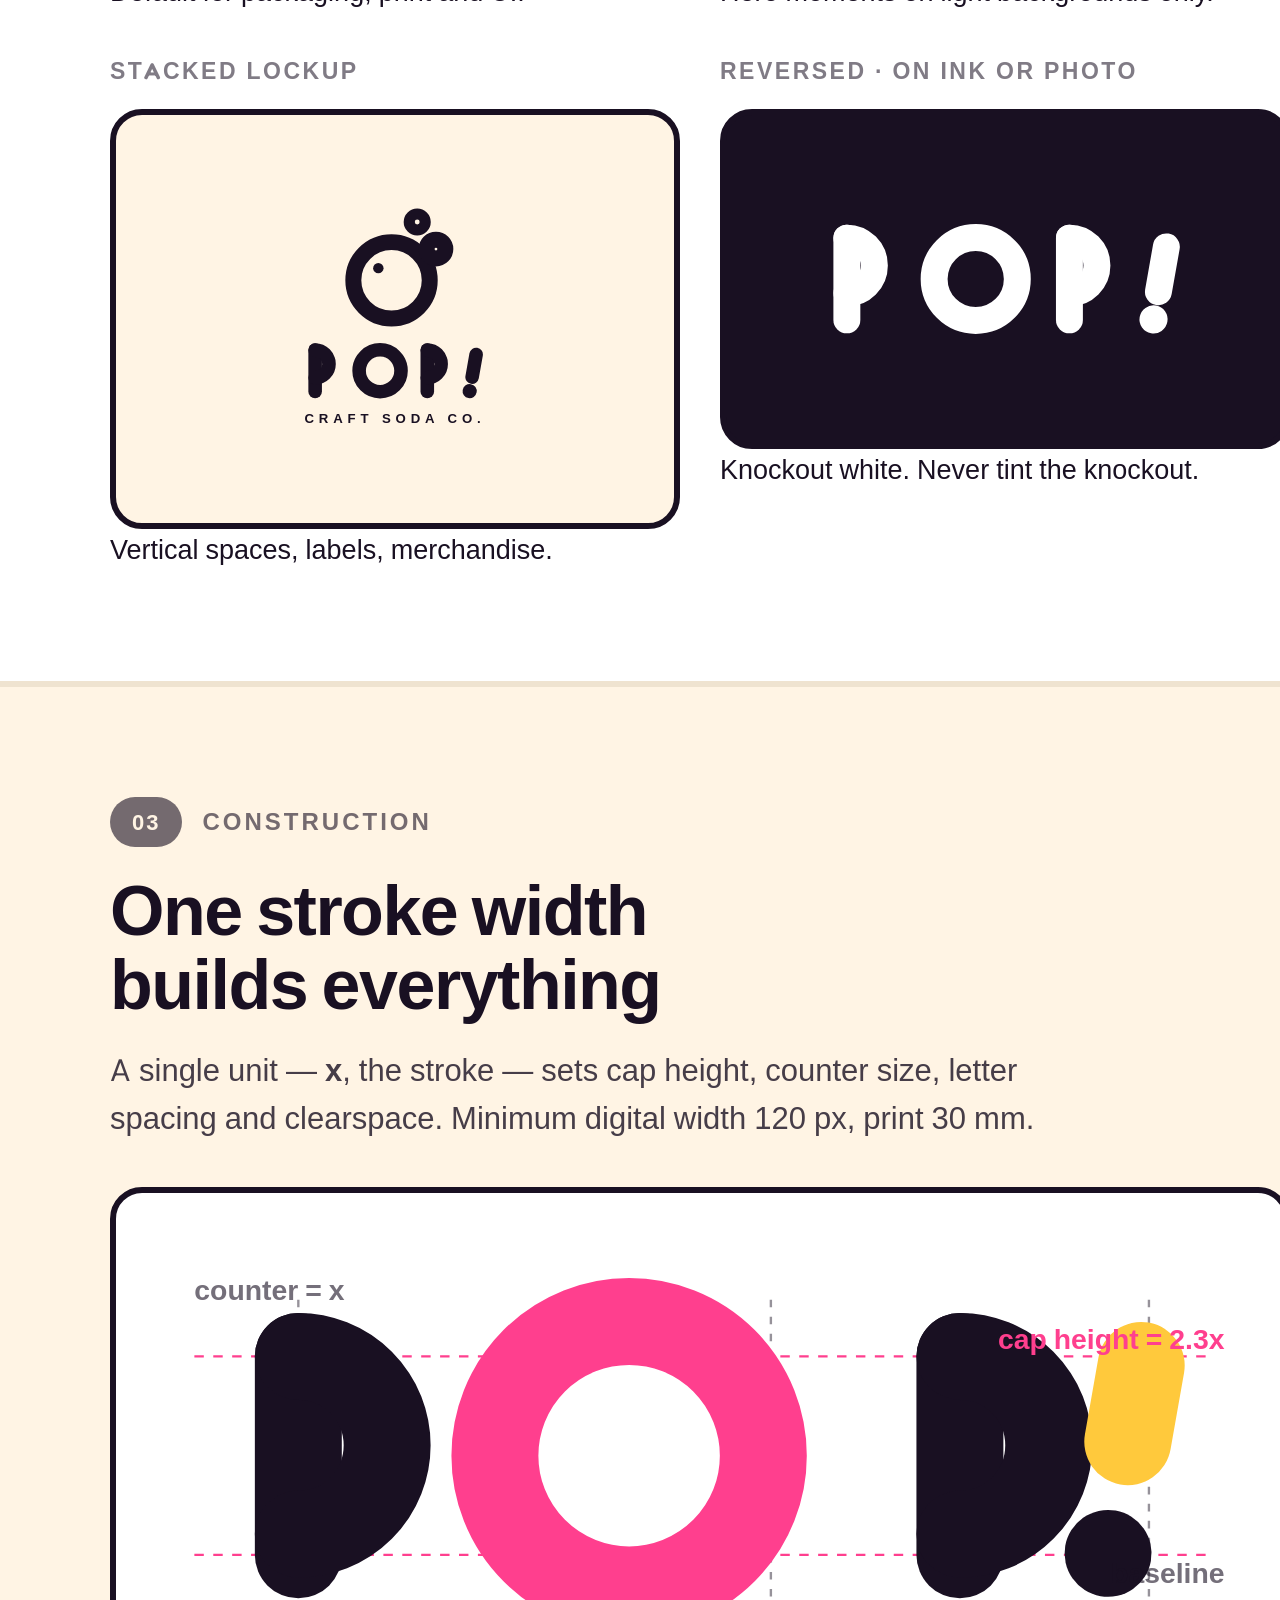
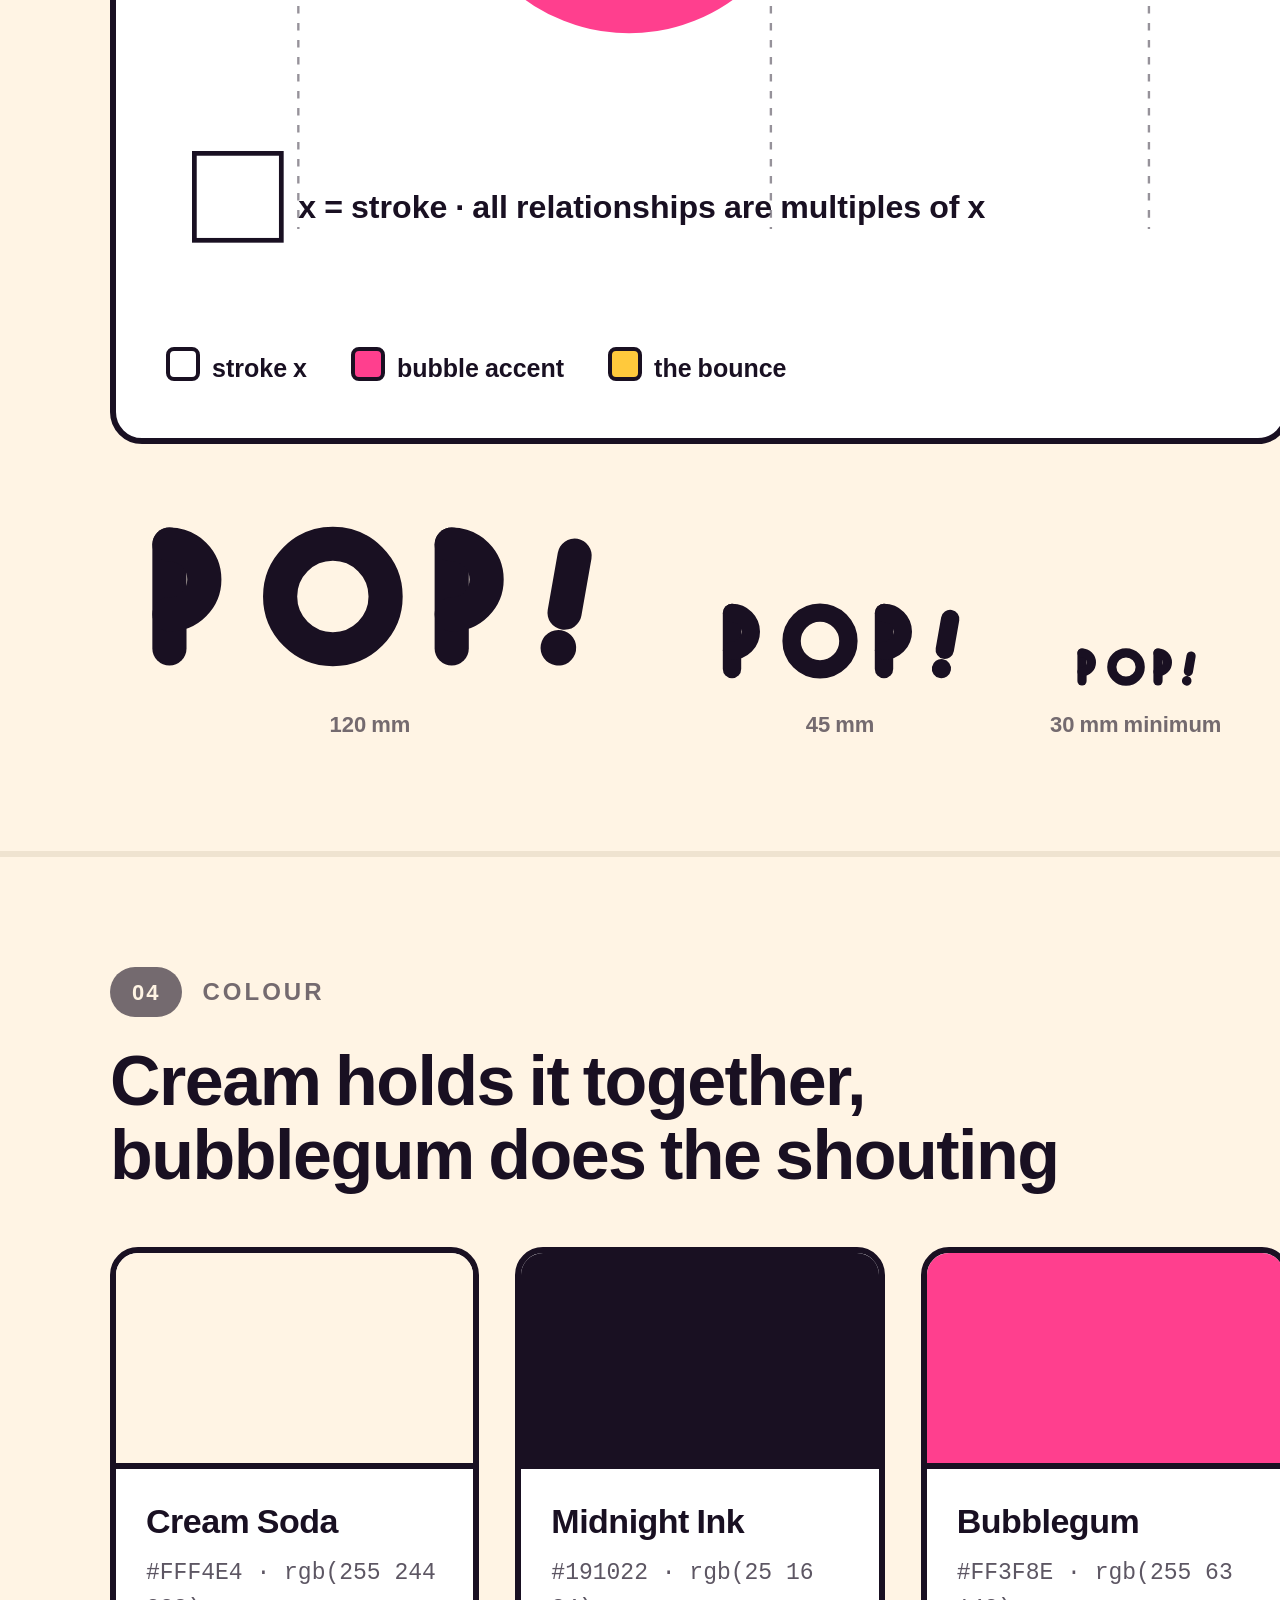
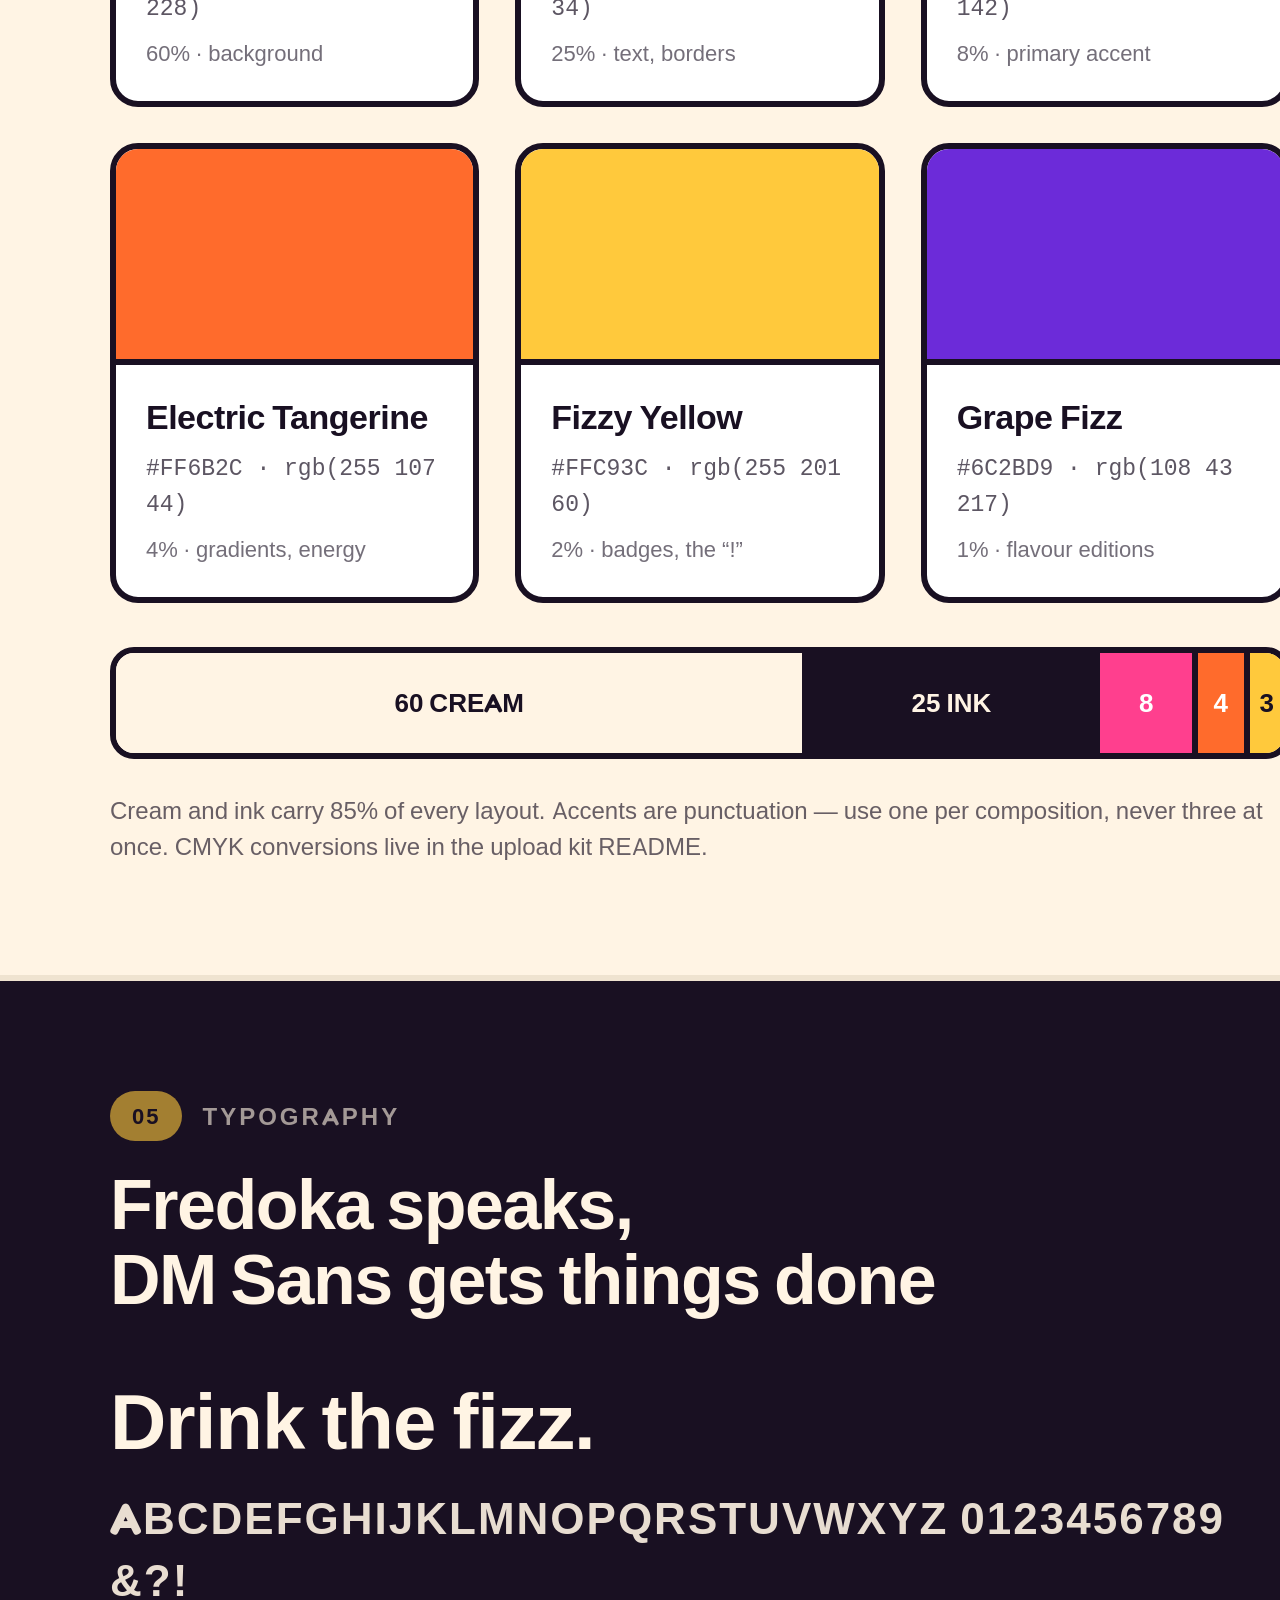
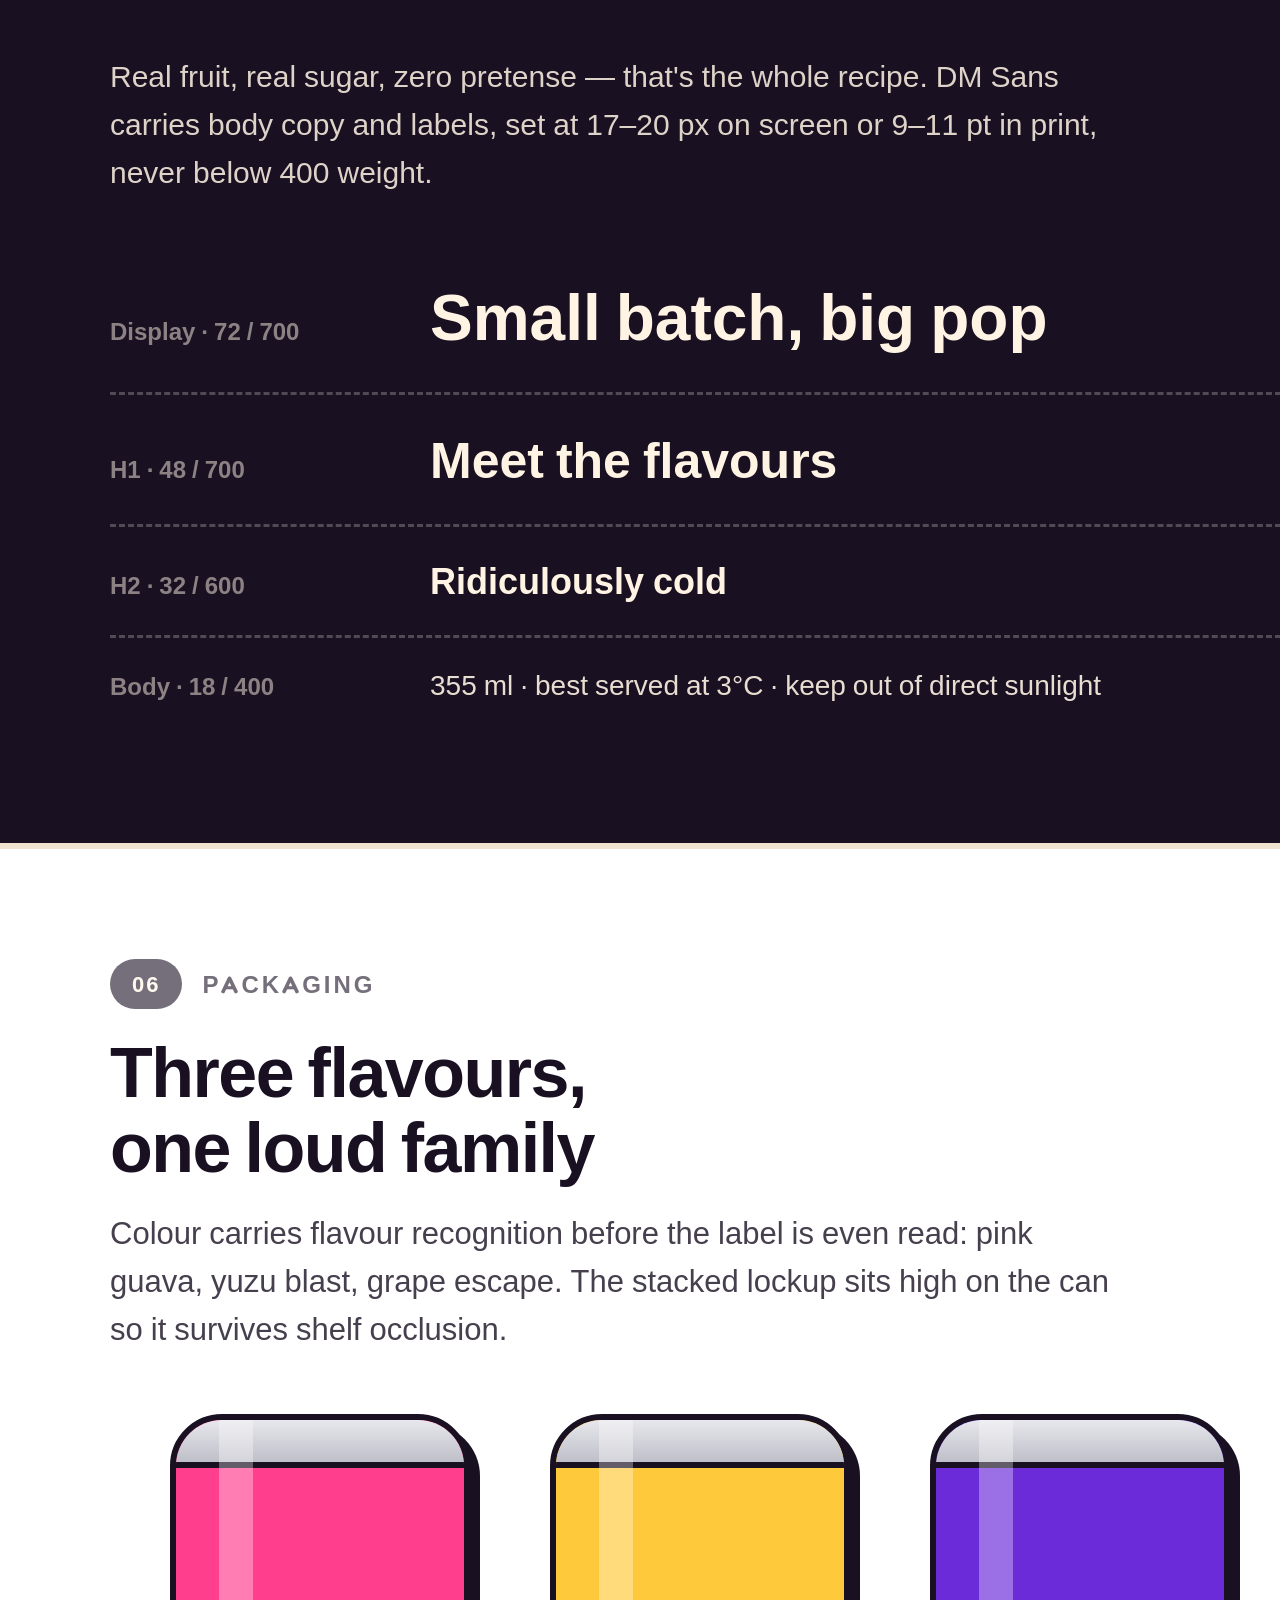
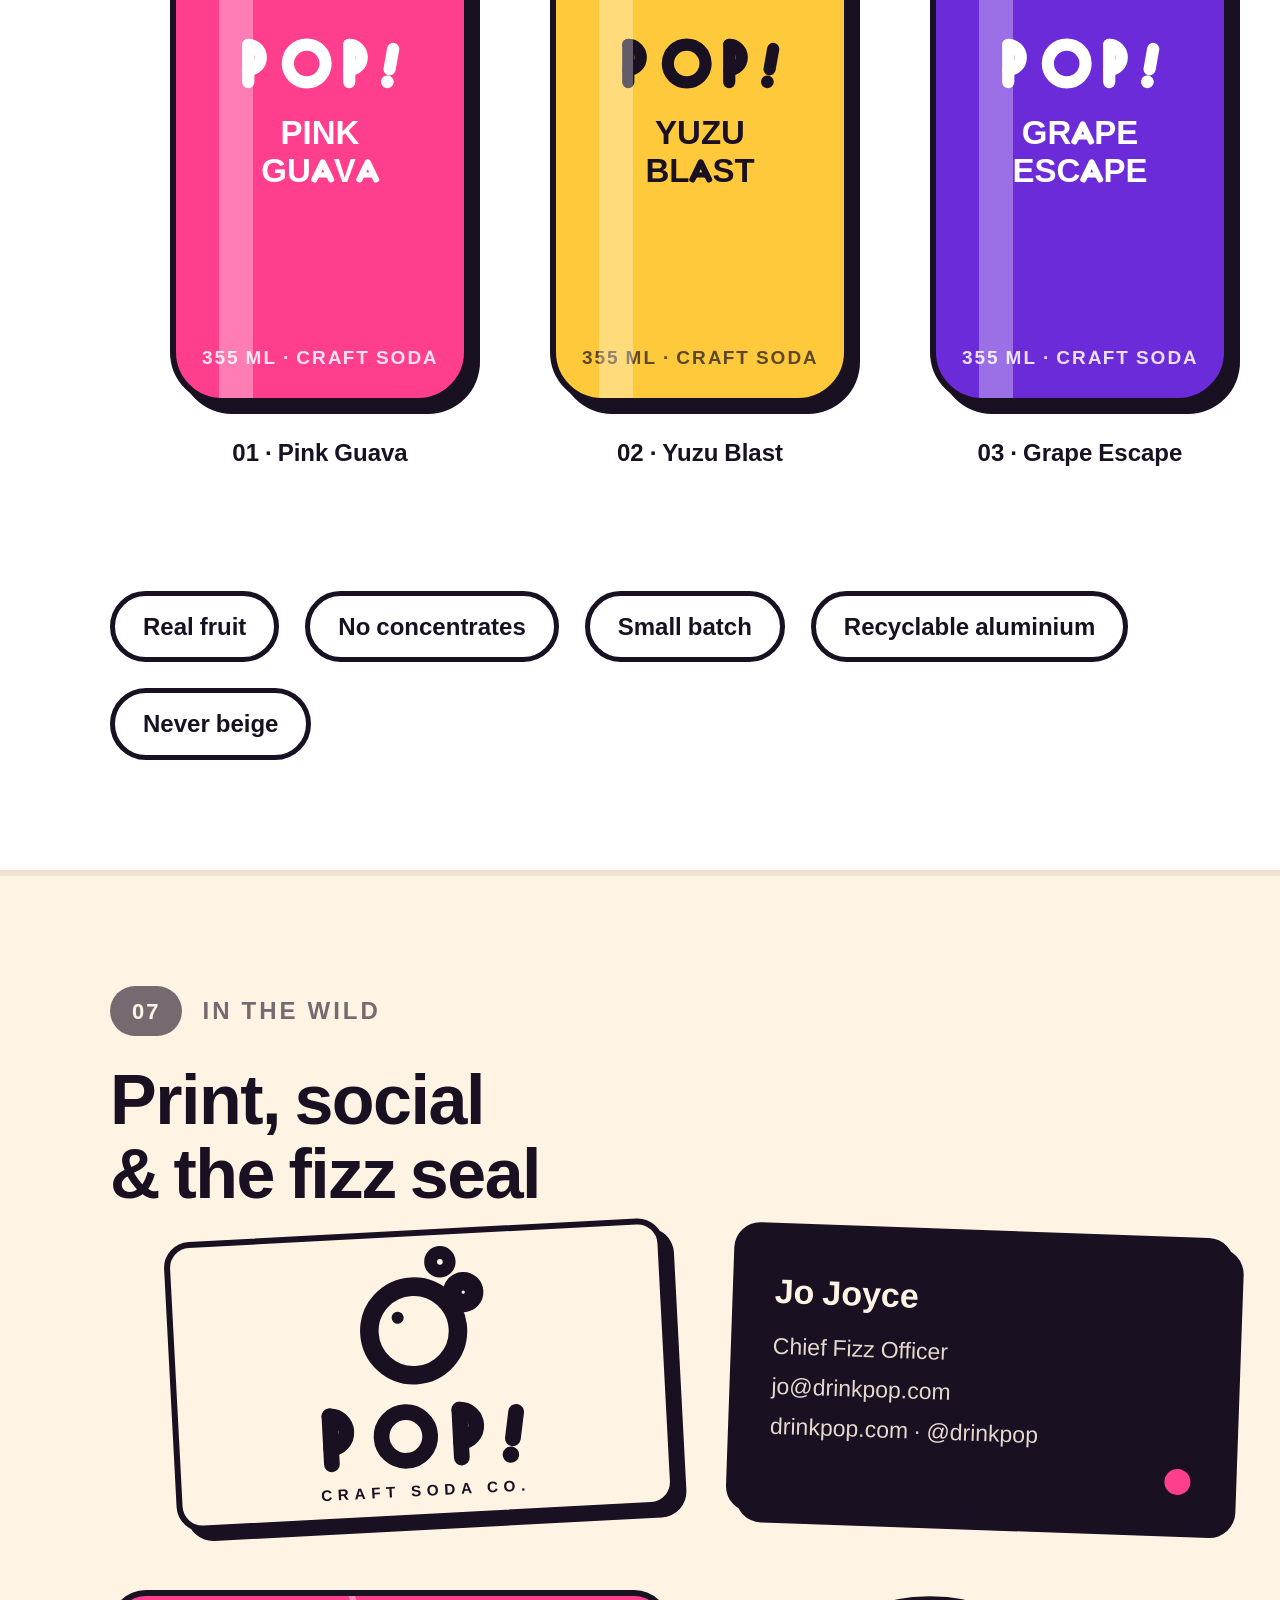
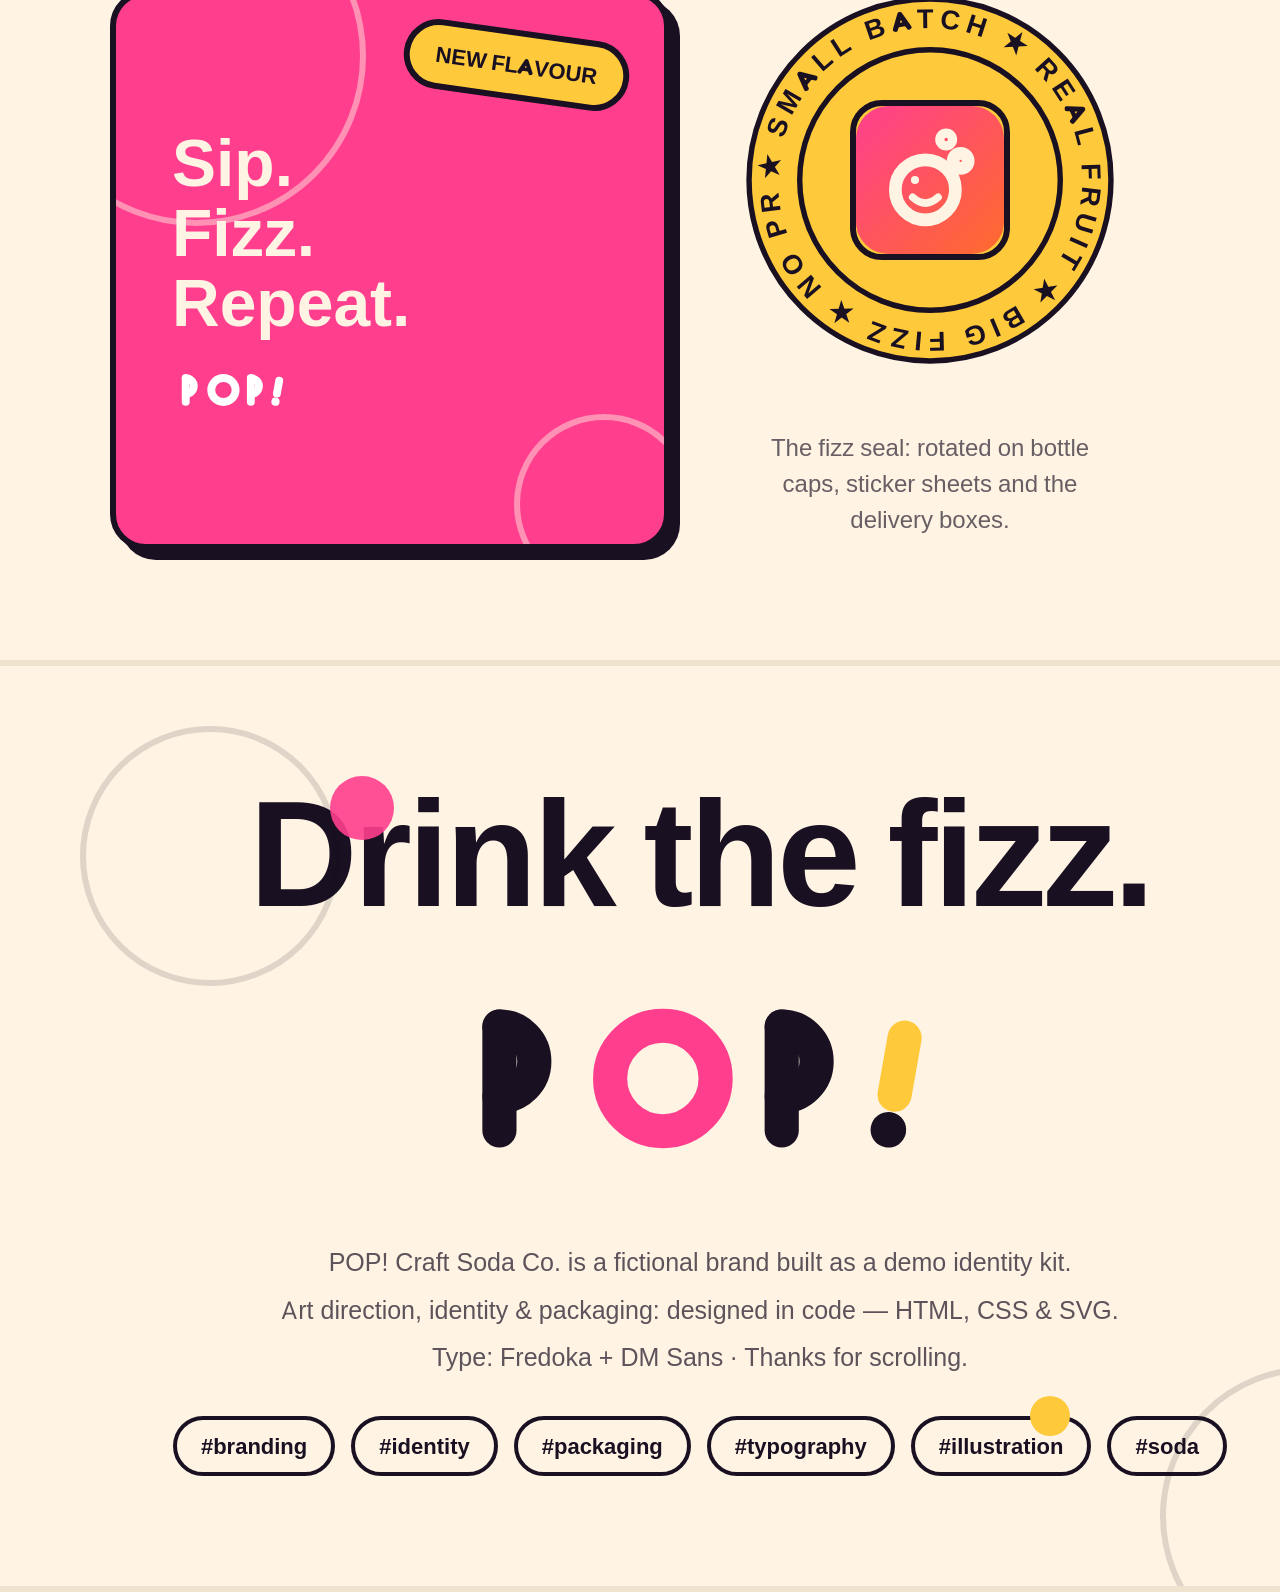
<file: behance/presentation.html>
<!DOCTYPE html>
<html lang="en">
<head>
<meta charset="UTF-8">
<title>POP! Craft Soda Co. — Behance Case Study (source for exports)</title>
<link rel="stylesheet" href="../fonts.css">
<link rel="stylesheet" href="presentation.css">
</head>
<body>
<div id="stack">

<!-- PANEL:cover:Cover -->
<section class="panel" id="cover" data-h="1050">
  <div class="bub" style="width:340px;height:340px;top:-90px;left:-70px"></div>
  <div class="bub" style="width:180px;height:180px;bottom:-40px;left:180px"></div>
  <div class="bub" style="width:420px;height:420px;top:-140px;right:-120px"></div>
  <div class="bub fill pink" style="width:86px;height:86px;top:120px;right:190px;opacity:.9"></div>
  <div class="bub fill yellow" style="width:46px;height:46px;top:74px;right:330px"></div>
  <div class="bub fill" style="width:120px;height:120px;bottom:120px;right:120px;background:var(--grape);opacity:.9"></div>
  <img class="logo" src="../logo-pop-deluxe.svg" alt="POP! Craft Soda Co.">
  <h1>Brand Identity Kit</h1>
  <p class="tag">Small-batch craft soda for people who enjoyed the fun part of growing up — and kept it.</p>
  <div class="meta">
    <span class="a">Brand Identity</span>
    <span>Packaging</span>
    <span>Art Direction</span>
    <span class="b">2026 · v1.0</span>
  </div>
</section>
<!-- /PANEL -->

<!-- PANEL:brand:The Brand -->
<section class="panel" id="brand" data-h="1560">
  <div class="kicker"><b>01</b> The Brand</div>
  <h2 class="p-title">Soda grew up.<br>We didn't.</h2>
  <p class="p-lead">POP! is a small-batch craft soda made with real fruit and just enough sugar. The identity had to taste like the first sip: loud, cold, refreshing, a little mischievous — the opposite of the beige "adult beverage" shelf it sits next to.</p>
  <div class="statement">
    <h3>“Craft soda for people who think ‘adult drinks’ forgot to have fun.”</h3>
    <p>Every layout leads with cream and ink, then lets one hot accent do all the shouting. Chunky borders, hard shadows, zero gradients-for-the-sake-of-gradients.</p>
  </div>
  <div class="sliders">
    <div class="slider"><span>Playful</span><div class="track"><div class="knob" style="left:92%"></div></div><span>92</span></div>
    <div class="slider"><span>Bold</span><div class="track"><div class="knob" style="left:96%"></div></div><span>96</span></div>
    <div class="slider"><span>Nostalgic</span><div class="track"><div class="knob" style="left:58%"></div></div><span>58</span></div>
    <div class="slider"><span>Premium</span><div class="track"><div class="knob" style="left:30%"></div></div><span>30</span></div>
    <div class="slider"><span>Wellness-y</span><div class="track"><div class="knob" style="left:22%"></div></div><span>22</span></div>
  </div>
</section>
<!-- /PANEL -->

<!-- PANEL:mark:The Mark -->
<section class="panel white" id="mark" data-h="1700">
  <div class="kicker"><b>02</b> The Mark</div>
  <h2 class="p-title">Geometric bubbles,<br>one restless “!”</h2>
  <p class="p-lead">The wordmark is drawn from circles and round-capped strokes — the O is literally a bubble. The exclamation mark leans 10° and bounces in motion, because nothing about this brand stands still.</p>
  <div class="grid g2" style="margin-top:52px">
    <figure>
      <div class="tile-label">Primary · one colour</div>
      <div class="tile"><img src="../logo-pop-primary.svg" style="width:470px" alt="POP! primary wordmark"></div>
      <figcaption>Default for packaging, print and UI.</figcaption>
    </figure>
    <figure>
      <div class="tile-label">Deluxe · two tone</div>
      <div class="tile white"><img src="../logo-pop-deluxe.svg" style="width:470px" alt="POP! deluxe wordmark"></div>
      <figcaption>Hero moments on light backgrounds only.</figcaption>
    </figure>
    <figure>
      <div class="tile-label">Stacked lockup</div>
      <div class="tile" style="min-height:420px"><img src="../logo-pop-stacked.svg" style="width:250px" alt="POP! stacked lockup"></div>
      <figcaption>Vertical spaces, labels, merchandise.</figcaption>
    </figure>
    <figure>
      <div class="tile-label">Reversed · on ink or photo</div>
      <div class="tile ink"><img src="../logo-pop-reversed.svg" style="width:410px" alt="POP! reversed wordmark"></div>
      <figcaption>Knockout white. Never tint the knockout.</figcaption>
    </figure>
  </div>
</section>
<!-- /PANEL -->

<!-- PANEL:construction:Construction -->
<section class="panel" id="construction" data-h="1680">
  <div class="kicker"><b>03</b> Construction</div>
  <h2 class="p-title">One stroke width<br>builds everything</h2>
  <p class="p-lead">A single unit — <b>x</b>, the stroke — sets cap height, counter size, letter spacing and clearspace. Minimum digital width 120 px, print 30 mm.</p>

  <div class="construct">
    <svg viewBox="0 0 1130 700" width="100%" role="img" aria-label="POP! wordmark construction grid">
      <!-- cap height + baseline guides -->
      <g stroke="#FF3F8E" stroke-width="2.5" stroke-dasharray="10 10">
        <line x1="30" y1="120" x2="1100" y2="120"/>
        <line x1="30" y1="330" x2="1100" y2="330"/>
      </g>
      <g stroke="#191022" stroke-width="2.5" stroke-dasharray="8 10" opacity=".45">
        <line x1="140" y1="60" x2="140" y2="620"/>
        <line x1="640" y1="60" x2="640" y2="620"/>
        <line x1="1040" y1="60" x2="1040" y2="620"/>
      </g>
      <!-- the mark on guides: same geometry as the logo, stroke 92, cap 210 -->
      <g fill="none" stroke="#191022" stroke-width="92" stroke-linecap="round" stroke-linejoin="round">
        <path d="M140 120 V330"/>
        <path d="M140 120 a94 94 0 0 1 0 188"/>
        <circle cx="490" cy="225" r="142" stroke="#FF3F8E"/>
        <path d="M840 120 V330"/>
        <path d="M840 120 a94 94 0 0 1 0 188"/>
        <g transform="rotate(10 1015 225)">
          <path d="M1015 128 v82" stroke="#FFC93C"/>
          <circle cx="1015" cy="330" r="46" fill="#191022" stroke="none"/>
        </g>
      </g>
      <!-- unit x -->
      <rect x="30" y="540" width="92" height="92" fill="none" stroke="#191022" stroke-width="5"/>
      <text x="140" y="608" font-family="Fredoka, sans-serif" font-weight="600" font-size="34" fill="#191022">x = stroke · all relationships are multiples of x</text>
      <!-- labels -->
      <text x="1120" y="112" text-anchor="end" font-family="Fredoka, sans-serif" font-weight="600" font-size="30" fill="#FF3F8E">cap height = 2.3x</text>
      <text x="1120" y="360" text-anchor="end" font-family="Fredoka, sans-serif" font-weight="600" font-size="30" fill="#191022" opacity=".6">baseline</text>
      <text x="30" y="60" font-family="Fredoka, sans-serif" font-weight="600" font-size="30" fill="#191022" opacity=".6">counter = x</text>
    </svg>
    <div class="legend">
      <span><i style="background:#fff"></i>stroke x</span>
      <span><i style="background:var(--bubblegum)"></i>bubble accent</span>
      <span><i style="background:var(--fizz)"></i>the bounce</span>
    </div>
  </div>

  <div class="scale-row">
    <figure><img src="../logo-pop-primary.svg" style="width:520px" alt=""><figcaption>120 mm</figcaption></figure>
    <figure><img src="../logo-pop-primary.svg" style="width:280px" alt=""><figcaption>45 mm</figcaption></figure>
    <figure><img src="../logo-pop-primary.svg" style="width:140px" alt=""><figcaption>30 mm minimum</figcaption></figure>
  </div>
</section>
<!-- /PANEL -->

<!-- PANEL:color:Colour -->
<section class="panel" id="color" data-h="1640">
  <div class="kicker"><b>04</b> Colour</div>
  <h2 class="p-title">Cream holds it together,<br>bubblegum does the shouting</h2>
  <div class="swatches" style="margin-top:56px">
    <div class="swatch"><div class="fill" style="background:#FFF4E4"></div><div class="meta"><b>Cream Soda</b><code>#FFF4E4 · rgb(255 244 228)</code><p>60% · background</p></div></div>
    <div class="swatch"><div class="fill" style="background:#191022"></div><div class="meta"><b>Midnight Ink</b><code>#191022 · rgb(25 16 34)</code><p>25% · text, borders</p></div></div>
    <div class="swatch"><div class="fill" style="background:#FF3F8E"></div><div class="meta"><b>Bubblegum</b><code>#FF3F8E · rgb(255 63 142)</code><p>8% · primary accent</p></div></div>
    <div class="swatch"><div class="fill" style="background:#FF6B2C"></div><div class="meta"><b>Electric Tangerine</b><code>#FF6B2C · rgb(255 107 44)</code><p>4% · gradients, energy</p></div></div>
    <div class="swatch"><div class="fill" style="background:#FFC93C"></div><div class="meta"><b>Fizzy Yellow</b><code>#FFC93C · rgb(255 201 60)</code><p>2% · badges, the “!”</p></div></div>
    <div class="swatch"><div class="fill" style="background:#6C2BD9"></div><div class="meta"><b>Grape Fizz</b><code>#6C2BD9 · rgb(108 43 217)</code><p>1% · flavour editions</p></div></div>
  </div>
  <div class="ratio">
    <div style="flex:60;background:#FFF4E4">60 CREAM</div>
    <div style="flex:25;background:#191022;color:#FFF4E4">25 INK</div>
    <div style="flex:8;background:#FF3F8E;color:#fff">8</div>
    <div style="flex:4;background:#FF6B2C;color:#fff">4</div>
    <div style="flex:3;background:#FFC93C">3</div>
  </div>
  <p class="note" style="margin-top:34px">Cream and ink carry 85% of every layout. Accents are punctuation — use one per composition, never three at once. CMYK conversions live in the upload kit README.</p>
</section>
<!-- /PANEL -->

<!-- PANEL:type:Typography -->
<section class="panel ink" id="type" data-h="1560">
  <div class="kicker"><b>05</b> Typography</div>
  <h2 class="p-title">Fredoka speaks,<br>DM Sans gets things done</h2>
  <p class="spec" style="margin-top:56px">Drink the fizz.</p>
  <p class="specrow" style="margin-top:18px;opacity:.9">ABCDEFGHIJKLMNOPQRSTUVWXYZ 0123456789 &amp;?!</p>
  <p class="bodyrow" style="margin-top:42px;opacity:.86">Real fruit, real sugar, zero pretense — that's the whole recipe. DM Sans carries body copy and labels, set at 17–20&nbsp;px on screen or 9–11&nbsp;pt in print, never below 400 weight.</p>
  <div class="scale-list">
    <div class="scale-item"><span class="tag">Display · 72 / 700</span><span style="font-family:var(--display);font-weight:700;font-size:64px">Small batch, big pop</span></div>
    <div class="scale-item"><span class="tag">H1 · 48 / 700</span><span style="font-family:var(--display);font-weight:700;font-size:50px">Meet the flavours</span></div>
    <div class="scale-item"><span class="tag">H2 · 32 / 600</span><span style="font-family:var(--display);font-weight:600;font-size:36px">Ridiculously cold</span></div>
    <div class="scale-item" style="border:0"><span class="tag">Body · 18 / 400</span><span style="font-size:28px;opacity:.9">355 ml · best served at 3°C · keep out of direct sunlight</span></div>
  </div>
</section>
<!-- /PANEL -->

<!-- PANEL:cans:Packaging -->
<section class="panel white" id="cans" data-h="1560">
  <div class="kicker"><b>06</b> Packaging</div>
  <h2 class="p-title">Three flavours,<br>one loud family</h2>
  <p class="p-lead">Colour carries flavour recognition before the label is even read: pink guava, yuzu blast, grape escape. The stacked lockup sits high on the can so it survives shelf occlusion.</p>
  <div class="can-scene">
    <figure>
      <div class="can pink">
        <img class="mini" src="../logo-pop-reversed.svg" alt="">
        <div class="flavor">Pink<br>Guava</div>
        <div class="vol">355 ML · CRAFT SODA</div>
      </div>
      <figcaption>01 · Pink Guava</figcaption>
    </figure>
    <figure>
      <div class="can yellow">
        <img class="mini" src="../logo-pop-primary.svg" alt="">
        <div class="flavor">Yuzu<br>Blast</div>
        <div class="vol">355 ML · CRAFT SODA</div>
      </div>
      <figcaption>02 · Yuzu Blast</figcaption>
    </figure>
    <figure>
      <div class="can grape">
        <img class="mini" src="../logo-pop-reversed.svg" alt="">
        <div class="flavor">Grape<br>Escape</div>
        <div class="vol">355 ML · CRAFT SODA</div>
      </div>
      <figcaption>03 · Grape Escape</figcaption>
    </figure>
  </div>
  <div class="flavor-plate">
    <span>Real fruit</span><span>No concentrates</span><span>Small batch</span><span>Recyclable aluminium</span><span>Never beige</span>
  </div>
</section>
<!-- /PANEL -->

<!-- PANEL:print:In the Wild -->
<section class="panel" id="print" data-h="1560">
  <div class="kicker"><b>07</b> In the Wild</div>
  <h2 class="p-title">Print, social<br>&amp; the fizz seal</h2>
  <div class="cards">
    <div class="bcard front"><img src="../logo-pop-stacked.svg" alt="POP! card front"></div>
    <div class="bcard back">
      <b>Jo Joyce</b>
      <p>Chief Fizz Officer<br>jo@drinkpop.com<br>drinkpop.com · @drinkpop</p>
      <div class="dot"></div>
    </div>
  </div>
  <div style="display:flex;gap:70px;align-items:flex-start;margin-top:70px">
    <div class="ig">
      <div class="ring" style="width:340px;height:340px;top:-110px;left:-90px"></div>
      <div class="ring" style="width:180px;height:180px;bottom:-50px;right:-30px"></div>
      <span class="badge">NEW FLAVOUR</span>
      <h3>Sip.<br>Fizz.<br>Repeat.</h3>
      <img src="../logo-pop-reversed.svg" alt="POP!">
    </div>
    <div class="social-col">
      <div class="seal">
        <svg viewBox="0 0 210 210" width="380" height="380">
          <defs><path id="sealcirc" d="M105,105 m-84,0 a84,84 0 1,1 168,0 a84,84 0 1,1 -168,0"/></defs>
          <circle cx="105" cy="105" r="100" fill="#FFC93C" stroke="#191022" stroke-width="3"/>
          <circle cx="105" cy="105" r="72" fill="none" stroke="#191022" stroke-width="3"/>
          <text font-family="Fredoka,sans-serif" font-weight="700" font-size="15" letter-spacing="3.2" fill="#191022">
            <textPath href="#sealcirc">★ SMALL BATCH ★ REAL FRUIT ★ BIG FIZZ ★ NO PRETENSE </textPath>
          </text>
        </svg>
        <div class="core"><img src="../logo-pop-icon.svg" alt="POP! seal centre"></div>
      </div>
      <p class="note" style="max-width:380px;text-align:center">The fizz seal: rotated on bottle caps, sticker sheets and the delivery boxes.</p>
    </div>
  </div>
</section>
<!-- /PANEL -->

<!-- PANEL:closing:Drink the Fizz -->
<section class="panel" id="closing" data-h="1150">
  <div class="bub" style="width:260px;height:260px;top:60px;left:80px"></div>
  <div class="bub fill pink" style="width:64px;height:64px;top:110px;left:330px"></div>
  <div class="bub fill yellow" style="width:40px;height:40px;bottom:150px;right:330px"></div>
  <div class="bub" style="width:300px;height:300px;bottom:-80px;right:-60px"></div>
  <p class="big">Drink the fizz.</p>
  <img class="logo" src="../logo-pop-deluxe.svg" alt="POP! Craft Soda Co.">
  <p class="credits">
    POP! Craft Soda Co. is a fictional brand built as a demo identity kit.<br>
    Art direction, identity &amp; packaging: designed in code — HTML, CSS &amp; SVG.<br>
    Type: Fredoka + DM Sans · Thanks for scrolling.
  </p>
  <div class="tags">
    <span>#branding</span><span>#identity</span><span>#packaging</span><span>#typography</span><span>#illustration</span><span>#soda</span>
  </div>
</section>
<!-- /PANEL -->

</div>

<!-- Diagnostic only: no visual effect. Measures real content overflow (ignoring
     absolutely-positioned decoration, which does not get clipped) and confirms
     the brand fonts actually loaded. export_behance.py reads these attributes. -->
<script>
(function () {
  function measure() {
    var report = [];
    document.querySelectorAll('.panel').forEach(function (p) {
      var h = parseFloat(p.getAttribute('data-h')) || p.getBoundingClientRect().height;
      var limit = p.getBoundingClientRect().top + window.scrollY + h;
      var worst = -Infinity;
      p.querySelectorAll('*').forEach(function (el) {
        var cs = getComputedStyle(el);
        if (cs.position === 'absolute' || cs.position === 'fixed' ||
            cs.display === 'none' || cs.visibility === 'hidden') return;
        var r = el.getBoundingClientRect();
        if (r.width === 0 && r.height === 0) return;
        if (r.bottom > worst) worst = r.bottom;
      });
      var over = Math.round(worst - limit);
      p.setAttribute('data-overflow', String(over));
      report.push(p.id + '=' + over);
    });
    document.body.setAttribute('data-overflow-all', report.join(' '));
    document.body.setAttribute('data-fonts', [
      document.fonts.check("700 92px Fredoka"),
      document.fonts.check("600 58px Fredoka"),
      document.fonts.check("400 27px 'DM Sans'"),
      document.fonts.check("700 27px 'DM Sans'")
    ].join(',') + ';faces=' + document.fonts.size);
  }
  if (document.fonts && document.fonts.ready) {
    document.fonts.ready.then(function () { setTimeout(measure, 60); });
  } else {
    measure();
  }
})();
</script>
</body>
</html>
</file>
<file: fonts.css>
/* POP! brand fonts - self-hosted. Generated by fetch_fonts.py */

@font-face {
  font-family: 'DM Sans';
  font-style: normal;
  font-weight: 400;
  font-display: swap;
  src: url('fonts/dm-sans-normal-400-latin.woff2') format('woff2');
  unicode-range: U+0100-02BA, U+02BD-02C5, U+02C7-02CC, U+02CE-02D7, U+02DD-02FF, U+0304, U+0308, U+0329, U+1D00-1DBF, U+1E00-1E9F, U+1EF2-1EFF, U+2020, U+20A0-20AB, U+20AD-20C4, U+2113, U+2C60-2C7F, U+A720-A7FF;
}

@font-face {
  font-family: 'DM Sans';
  font-style: normal;
  font-weight: 400;
  font-display: swap;
  src: url('fonts/dm-sans-normal-400-latin.woff2') format('woff2');
  unicode-range: U+0000-00FF, U+0131, U+0152-0153, U+02BB-02BC, U+02C6, U+02DA, U+02DC, U+0304, U+0308, U+0329, U+2000-206F, U+20AC, U+2122, U+2191, U+2193, U+2212, U+2215, U+FEFF, U+FFFD;
}

@font-face {
  font-family: 'DM Sans';
  font-style: normal;
  font-weight: 500;
  font-display: swap;
  src: url('fonts/dm-sans-normal-500-latin.woff2') format('woff2');
  unicode-range: U+0100-02BA, U+02BD-02C5, U+02C7-02CC, U+02CE-02D7, U+02DD-02FF, U+0304, U+0308, U+0329, U+1D00-1DBF, U+1E00-1E9F, U+1EF2-1EFF, U+2020, U+20A0-20AB, U+20AD-20C4, U+2113, U+2C60-2C7F, U+A720-A7FF;
}

@font-face {
  font-family: 'DM Sans';
  font-style: normal;
  font-weight: 500;
  font-display: swap;
  src: url('fonts/dm-sans-normal-500-latin.woff2') format('woff2');
  unicode-range: U+0000-00FF, U+0131, U+0152-0153, U+02BB-02BC, U+02C6, U+02DA, U+02DC, U+0304, U+0308, U+0329, U+2000-206F, U+20AC, U+2122, U+2191, U+2193, U+2212, U+2215, U+FEFF, U+FFFD;
}

@font-face {
  font-family: 'DM Sans';
  font-style: normal;
  font-weight: 700;
  font-display: swap;
  src: url('fonts/dm-sans-normal-700-latin.woff2') format('woff2');
  unicode-range: U+0100-02BA, U+02BD-02C5, U+02C7-02CC, U+02CE-02D7, U+02DD-02FF, U+0304, U+0308, U+0329, U+1D00-1DBF, U+1E00-1E9F, U+1EF2-1EFF, U+2020, U+20A0-20AB, U+20AD-20C4, U+2113, U+2C60-2C7F, U+A720-A7FF;
}

@font-face {
  font-family: 'DM Sans';
  font-style: normal;
  font-weight: 700;
  font-display: swap;
  src: url('fonts/dm-sans-normal-700-latin.woff2') format('woff2');
  unicode-range: U+0000-00FF, U+0131, U+0152-0153, U+02BB-02BC, U+02C6, U+02DA, U+02DC, U+0304, U+0308, U+0329, U+2000-206F, U+20AC, U+2122, U+2191, U+2193, U+2212, U+2215, U+FEFF, U+FFFD;
}

@font-face {
  font-family: 'Fredoka';
  font-style: normal;
  font-weight: 400;
  font-display: swap;
  src: url('fonts/fredoka-normal-400-latin.woff2') format('woff2');
  unicode-range: U+0307-0308, U+0590-05FF, U+200C-2010, U+20AA, U+25CC, U+FB1D-FB4F;
}

@font-face {
  font-family: 'Fredoka';
  font-style: normal;
  font-weight: 400;
  font-display: swap;
  src: url('fonts/fredoka-normal-400-latin.woff2') format('woff2');
  unicode-range: U+0100-02BA, U+02BD-02C5, U+02C7-02CC, U+02CE-02D7, U+02DD-02FF, U+0304, U+0308, U+0329, U+1D00-1DBF, U+1E00-1E9F, U+1EF2-1EFF, U+2020, U+20A0-20AB, U+20AD-20C4, U+2113, U+2C60-2C7F, U+A720-A7FF;
}

@font-face {
  font-family: 'Fredoka';
  font-style: normal;
  font-weight: 400;
  font-display: swap;
  src: url('fonts/fredoka-normal-400-latin.woff2') format('woff2');
  unicode-range: U+0000-00FF, U+0131, U+0152-0153, U+02BB-02BC, U+02C6, U+02DA, U+02DC, U+0304, U+0308, U+0329, U+2000-206F, U+20AC, U+2122, U+2191, U+2193, U+2212, U+2215, U+FEFF, U+FFFD;
}

@font-face {
  font-family: 'Fredoka';
  font-style: normal;
  font-weight: 500;
  font-display: swap;
  src: url('fonts/fredoka-normal-500-latin.woff2') format('woff2');
  unicode-range: U+0307-0308, U+0590-05FF, U+200C-2010, U+20AA, U+25CC, U+FB1D-FB4F;
}

@font-face {
  font-family: 'Fredoka';
  font-style: normal;
  font-weight: 500;
  font-display: swap;
  src: url('fonts/fredoka-normal-500-latin.woff2') format('woff2');
  unicode-range: U+0100-02BA, U+02BD-02C5, U+02C7-02CC, U+02CE-02D7, U+02DD-02FF, U+0304, U+0308, U+0329, U+1D00-1DBF, U+1E00-1E9F, U+1EF2-1EFF, U+2020, U+20A0-20AB, U+20AD-20C4, U+2113, U+2C60-2C7F, U+A720-A7FF;
}

@font-face {
  font-family: 'Fredoka';
  font-style: normal;
  font-weight: 500;
  font-display: swap;
  src: url('fonts/fredoka-normal-500-latin.woff2') format('woff2');
  unicode-range: U+0000-00FF, U+0131, U+0152-0153, U+02BB-02BC, U+02C6, U+02DA, U+02DC, U+0304, U+0308, U+0329, U+2000-206F, U+20AC, U+2122, U+2191, U+2193, U+2212, U+2215, U+FEFF, U+FFFD;
}

@font-face {
  font-family: 'Fredoka';
  font-style: normal;
  font-weight: 600;
  font-display: swap;
  src: url('fonts/fredoka-normal-600-latin.woff2') format('woff2');
  unicode-range: U+0307-0308, U+0590-05FF, U+200C-2010, U+20AA, U+25CC, U+FB1D-FB4F;
}

@font-face {
  font-family: 'Fredoka';
  font-style: normal;
  font-weight: 600;
  font-display: swap;
  src: url('fonts/fredoka-normal-600-latin.woff2') format('woff2');
  unicode-range: U+0100-02BA, U+02BD-02C5, U+02C7-02CC, U+02CE-02D7, U+02DD-02FF, U+0304, U+0308, U+0329, U+1D00-1DBF, U+1E00-1E9F, U+1EF2-1EFF, U+2020, U+20A0-20AB, U+20AD-20C4, U+2113, U+2C60-2C7F, U+A720-A7FF;
}

@font-face {
  font-family: 'Fredoka';
  font-style: normal;
  font-weight: 600;
  font-display: swap;
  src: url('fonts/fredoka-normal-600-latin.woff2') format('woff2');
  unicode-range: U+0000-00FF, U+0131, U+0152-0153, U+02BB-02BC, U+02C6, U+02DA, U+02DC, U+0304, U+0308, U+0329, U+2000-206F, U+20AC, U+2122, U+2191, U+2193, U+2212, U+2215, U+FEFF, U+FFFD;
}

@font-face {
  font-family: 'Fredoka';
  font-style: normal;
  font-weight: 700;
  font-display: swap;
  src: url('fonts/fredoka-normal-700-latin.woff2') format('woff2');
  unicode-range: U+0307-0308, U+0590-05FF, U+200C-2010, U+20AA, U+25CC, U+FB1D-FB4F;
}

@font-face {
  font-family: 'Fredoka';
  font-style: normal;
  font-weight: 700;
  font-display: swap;
  src: url('fonts/fredoka-normal-700-latin.woff2') format('woff2');
  unicode-range: U+0100-02BA, U+02BD-02C5, U+02C7-02CC, U+02CE-02D7, U+02DD-02FF, U+0304, U+0308, U+0329, U+1D00-1DBF, U+1E00-1E9F, U+1EF2-1EFF, U+2020, U+20A0-20AB, U+20AD-20C4, U+2113, U+2C60-2C7F, U+A720-A7FF;
}

@font-face {
  font-family: 'Fredoka';
  font-style: normal;
  font-weight: 700;
  font-display: swap;
  src: url('fonts/fredoka-normal-700-latin.woff2') format('woff2');
  unicode-range: U+0000-00FF, U+0131, U+0152-0153, U+02BB-02BC, U+02C6, U+02DA, U+02DC, U+0304, U+0308, U+0329, U+2000-206F, U+20AC, U+2122, U+2191, U+2193, U+2212, U+2215, U+FEFF, U+FFFD;
}
</file>
<file: behance/presentation.css>
/* ============================================================
   POP! CRAFT SODA CO. — BEHANCE CASE STUDY STYLES
   Canvas is a fixed 1400px column. Every panel is a fixed-height
   poster exported at 2x (2800px wide) for Behance's lightbox.
   ============================================================ */
:root{
  --cream:#FFF4E4; --ink:#191022; --bubblegum:#FF3F8E; --tangerine:#FF6B2C;
  --fizz:#FFC93C; --grape:#6C2BD9;
  --display:'Fredoka','Arial Rounded MT Bold',sans-serif;
  --body:'DM Sans','Helvetica Neue',Arial,sans-serif;
  --shadow:10px 10px 0 var(--ink);
  --pad:110px;
}
*{margin:0;padding:0;box-sizing:border-box}
html,body{background:#EFE3D0}
body{width:1400px;font-family:var(--body);color:var(--ink);font-size:27px;line-height:1.55;-webkit-font-smoothing:antialiased}
img{display:block;max-width:100%}

/* ---------- panel shell ---------- */
.panel{width:1400px;position:relative;overflow:hidden;background:var(--cream);padding:var(--pad);display:flex;flex-direction:column}
.panel.ink{background:var(--ink);color:var(--cream)}
.panel.white{background:#fff}
.panel.pink{background:var(--bubblegum);color:#fff}
#stack .panel{border-bottom:6px solid #EFE3D0}

/* kicker + titles */
.kicker{display:flex;align-items:center;gap:20px;font-family:var(--display);font-weight:600;font-size:24px;letter-spacing:3px;text-transform:uppercase;opacity:.6;margin-bottom:26px}
.kicker b{background:var(--ink);color:var(--cream);border-radius:999px;padding:8px 22px;font-size:22px;letter-spacing:2px;opacity:1}
.panel.ink .kicker b{background:var(--fizz);color:var(--ink)}
h1.p-title{font-family:var(--display);font-weight:700;font-size:92px;line-height:1.02;letter-spacing:-2px}
h2.p-title{font-family:var(--display);font-weight:700;font-size:70px;line-height:1.06;letter-spacing:-1.5px}
.p-lead{font-size:31px;line-height:1.55;opacity:.8;max-width:1000px;margin-top:26px}
.note{font-size:24px;opacity:.65;line-height:1.5}

/* bubbles decoration */
.bub{position:absolute;border-radius:50%;border:6px solid var(--ink);opacity:.14}
.bub.fill{border:0;opacity:1}
.bub.pink{background:var(--bubblegum);opacity:.9}
.bub.yellow{background:var(--fizz);opacity:1}
.bub.grape{background:var(--grape);opacity:.9}

/* ---------- cover ---------- */
#cover{align-items:center;justify-content:center;text-align:center;padding:80px}
#cover .logo{width:820px;margin-bottom:44px}
#cover h1{font-family:var(--display);font-weight:700;font-size:76px;letter-spacing:-1.5px}
#cover .tag{font-size:30px;opacity:.72;max-width:840px;margin-top:16px}
#cover .meta{position:absolute;left:0;right:0;bottom:52px;display:flex;justify-content:center;gap:18px;font-family:var(--display);font-weight:600;font-size:21px;letter-spacing:2px;text-transform:uppercase}
#cover .meta span{border:4px solid var(--ink);border-radius:999px;padding:10px 26px}
#cover .meta .a{background:var(--bubblegum);color:#fff}
#cover .meta .b{background:var(--fizz)}

/* ---------- statement / sliders ---------- */
.statement{background:var(--bubblegum);color:#fff;border:6px solid var(--ink);border-radius:36px;box-shadow:var(--shadow);padding:64px 70px;margin-top:52px}
.statement h3{font-family:var(--display);font-weight:600;font-size:58px;line-height:1.2;letter-spacing:-1px}
.statement p{font-size:28px;margin-top:22px;opacity:.92}
.sliders{display:grid;gap:26px;margin-top:56px;max-width:940px}
.slider{display:grid;grid-template-columns:230px 1fr 80px;align-items:center;gap:24px;font-family:var(--display);font-weight:600;font-size:27px}
.slider .track{height:18px;background:rgba(25,16,34,.12);border:4px solid var(--ink);border-radius:99px;position:relative}
.slider .knob{position:absolute;top:50%;width:38px;height:38px;border-radius:50%;background:var(--fizz);border:5px solid var(--ink);transform:translate(-50%,-50%)}
.panel.ink .slider .track{background:rgba(255,244,228,.15);border-color:var(--cream)}

/* ---------- tiles ---------- */
.grid{display:grid;gap:40px}
.g2{grid-template-columns:1fr 1fr}
.g3{grid-template-columns:repeat(3,1fr)}
.tile{border:6px solid var(--ink);border-radius:32px;min-height:340px;display:flex;align-items:center;justify-content:center;padding:56px;background:var(--cream)}
.tile.white{background:#fff}
.tile.ink{background:var(--ink)}
.tile.grape{background:var(--grape)}
.tile-label{font-family:var(--display);font-weight:600;font-size:23px;letter-spacing:2.5px;text-transform:uppercase;opacity:.55;margin-bottom:20px}
.tile figcaption{font-family:var(--display);font-weight:600;font-size:26px;margin-top:22px}
figure{margin:0}

/* ---------- construction ---------- */
.construct{border:6px solid var(--ink);border-radius:32px;background:#fff;padding:50px;margin-top:44px}
.legend{display:flex;gap:44px;flex-wrap:wrap;margin-top:30px;font-family:var(--display);font-weight:600;font-size:25px}
.legend i{display:inline-block;width:34px;height:34px;border-radius:8px;border:4px solid var(--ink);margin-right:12px;vertical-align:-4px}

/* scale row */
.scale-row{display:flex;align-items:flex-end;gap:70px;margin-top:56px}
.scale-row figure{text-align:center}
.scale-row img{margin:0 auto}
.scale-row figcaption{font-family:var(--display);font-weight:600;font-size:22px;opacity:.6;margin-top:14px}

/* ---------- swatches ---------- */
.swatches{display:grid;grid-template-columns:repeat(3,1fr);gap:36px}
.swatch{border:6px solid var(--ink);border-radius:28px;overflow:hidden;background:#fff}
.swatch .fill{height:216px;border-bottom:6px solid var(--ink)}
.swatch .meta{padding:26px 30px 30px}
.swatch b{font-family:var(--display);font-size:34px;display:block;letter-spacing:-.5px}
.swatch code{font-size:23px;opacity:.7;display:block;margin-top:8px}
.swatch p{font-size:22px;opacity:.6;margin-top:10px}
.ratio{display:flex;border:6px solid var(--ink);border-radius:24px;overflow:hidden;height:112px;margin-top:44px;font-family:var(--display);font-weight:600;font-size:26px}
.ratio div{display:flex;align-items:center;justify-content:center;border-right:6px solid var(--ink)}
.ratio div:last-child{border:0}

/* ---------- type ---------- */
.spec{font-family:var(--display);font-weight:700;font-size:78px;line-height:1.25;letter-spacing:-1px}
.specrow{font-family:var(--display);font-weight:700;font-size:44px;letter-spacing:2px;line-height:1.4}
.bodyrow{font-size:30px;line-height:1.6;max-width:1000px}
.scale-list{margin-top:44px}
.scale-item{display:flex;align-items:baseline;gap:40px;padding:26px 0;border-bottom:3px dashed rgba(255,244,228,.25)}
.panel .scale-item{border-color:rgba(25,16,34,.18)}
.scale-item .tag{font-family:var(--display);font-weight:600;font-size:24px;opacity:.5;min-width:280px}
.panel.ink .scale-item{border-color:rgba(255,244,228,.25)}

/* ---------- cans ---------- */
.can-scene{display:flex;justify-content:center;gap:80px;align-items:flex-end;margin-top:60px}
.can-scene figure{margin:0;text-align:center}
.can-scene figcaption{font-family:var(--display);font-weight:600;font-size:24px;color:var(--ink);margin-top:30px}
.can{width:300px;height:590px;border:6px solid var(--ink);border-radius:52px;position:relative;box-shadow:var(--shadow);display:flex;flex-direction:column;align-items:center;justify-content:center;overflow:hidden}
.can::before{content:"";position:absolute;top:-6px;left:0;right:0;height:48px;background:linear-gradient(#EDEDF2,#BFBFC9);border-bottom:6px solid var(--ink)}
.can::after{content:"";position:absolute;top:0;bottom:0;left:15%;width:34px;background:rgba(255,255,255,.32)}
.can .mini{width:186px;margin-bottom:16px}
.can .flavor{font-family:var(--display);font-weight:700;font-size:33px;color:#fff;text-align:center;line-height:1.15;text-transform:uppercase}
.can .vol{position:absolute;bottom:26px;font-size:19px;font-weight:700;letter-spacing:2px;color:rgba(255,255,255,.85)}
.can.pink{background:var(--bubblegum)}
.can.yellow{background:var(--fizz)}
.can.yellow .flavor{color:var(--ink)}
.can.yellow .vol{color:rgba(25,16,34,.7)}
.can.grape{background:var(--grape)}
.flavor-plate{margin-top:120px;display:flex;gap:26px;flex-wrap:wrap}
.flavor-plate span{font-family:var(--display);font-weight:600;font-size:24px;border:5px solid var(--ink);border-radius:999px;padding:12px 28px;background:#fff}

/* ---------- print & social ---------- */
.cards{display:flex;gap:60px;justify-content:center;margin-top:20px}
.bcard{width:500px;height:290px;border:6px solid var(--ink);border-radius:26px;box-shadow:var(--shadow);padding:36px;position:relative}
.bcard.front{background:var(--cream);transform:rotate(-3deg);display:flex;align-items:center;justify-content:center}
.bcard.front img{width:290px}
.bcard.back{background:var(--ink);color:var(--cream);transform:rotate(2deg)}
.bcard.back b{font-family:var(--display);font-size:34px;display:block;margin-bottom:8px}
.bcard.back p{font-size:23px;line-height:1.75;opacity:.88}
.bcard .dot{position:absolute;right:30px;bottom:26px;width:26px;height:26px;border-radius:50%;background:var(--bubblegum)}
.ig{width:560px;aspect-ratio:1;background:var(--bubblegum);border:6px solid var(--ink);border-radius:36px;box-shadow:var(--shadow);position:relative;overflow:hidden;display:flex;flex-direction:column;justify-content:center;padding:56px}
.ig h3{font-family:var(--display);font-weight:700;color:var(--cream);font-size:66px;line-height:1.06}
.ig img{width:120px;margin-top:30px}
.ig .badge{position:absolute;top:34px;right:34px;background:var(--fizz);border:6px solid var(--ink);border-radius:999px;padding:12px 26px;font-family:var(--display);font-weight:700;font-size:22px;transform:rotate(8deg);color:var(--ink)}
.ig .ring{position:absolute;border:6px solid rgba(255,244,228,.45);border-radius:50%}
.social-col{display:flex;flex-direction:column;gap:60px;align-items:center}
.seal{width:380px;height:380px;position:relative}
.seal .core{position:absolute;inset:0;display:flex;align-items:center;justify-content:center}
.seal .core img{width:160px;border-radius:32px;border:6px solid var(--ink)}

/* ---------- closing ---------- */
#closing{align-items:center;justify-content:center;text-align:center}
#closing .big{font-family:var(--display);font-weight:700;font-size:150px;line-height:1;letter-spacing:-4px}
#closing .logo{width:520px;margin:56px auto 0}
#closing .credits{margin-top:64px;font-size:25px;opacity:.7;line-height:1.9}
#closing .tags{margin-top:34px;display:flex;gap:16px;flex-wrap:wrap;justify-content:center;max-width:1100px}
#closing .tags span{border:4px solid var(--ink);border-radius:999px;padding:9px 24px;font-family:var(--display);font-weight:600;font-size:22px}
</file>
